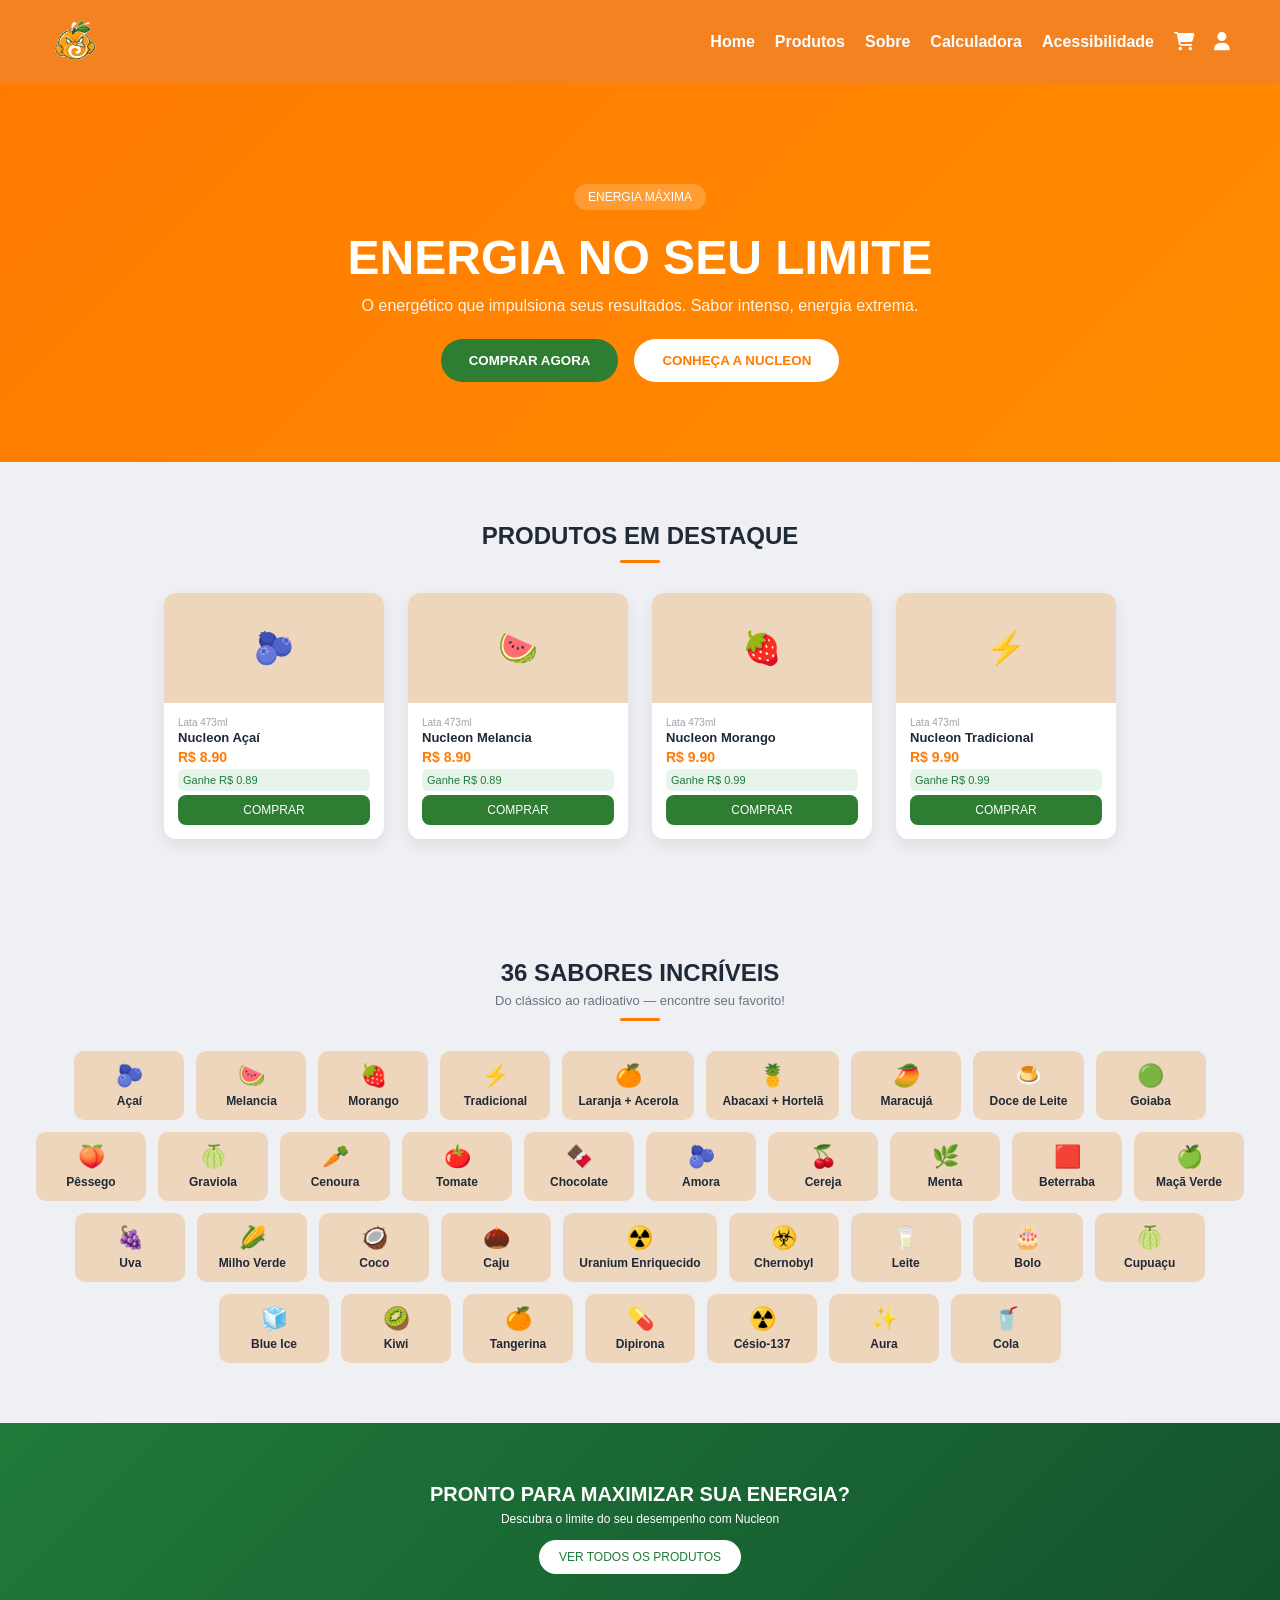
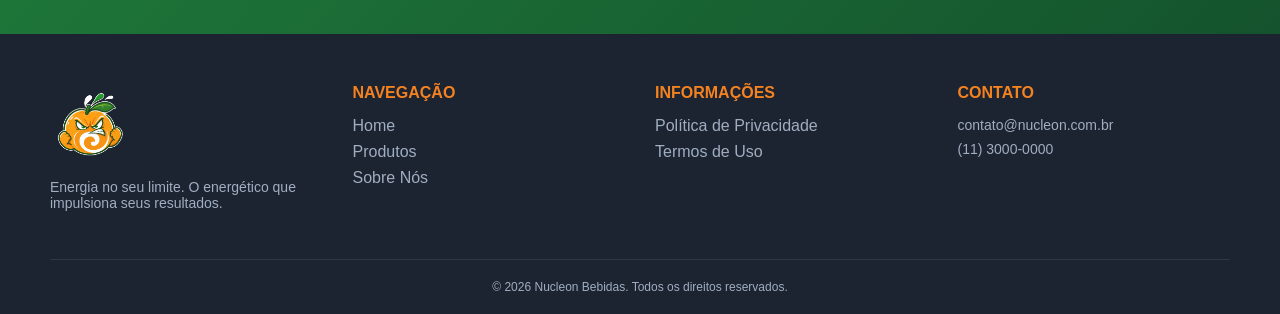
<file: index.html>
<!DOCTYPE html>
<html lang="pt-BR">

<head>
  <meta charset="UTF-8">
  <meta name="viewport" content="width=device-width, initial-scale=1.0">
  <title>Nucleon</title>

  <link rel="stylesheet" href="style.css">
  <link rel="stylesheet" href="styleIndex.css">
  <link href="https://fonts.googleapis.com/css2?family=Inter:wght@400;500;600;700&display=swap" rel="stylesheet">
  <link rel="stylesheet" href="https://cdnjs.cloudflare.com/ajax/libs/font-awesome/6.4.0/css/all.min.css">

</head>

<body>

  <!-- Topbar -->

  <header class="topbar">
    <div class="logo-container">
      <img src="images/logo.png" alt="Logo Nucleon" class="logo-img">
    </div>
    <nav class="nav-links">
      <a href="index.html">Home</a>
      <a href="produtos.html">Produtos</a>
      <a href="sobre.html">Sobre</a>
      <a href="calculadora.html">Calculadora</a>
      <a href="acessibilidade.html">Acessibilidade</a>
      <a href="carrinho.html"><button class="icon-btn"><i class="fa-solid fa-cart-shopping"></i></button></a>
      <a href="login.html"><button class="icon-btn"><i class="fa-solid fa-user"></i></button></a>
    </nav>
  </header>

  <!-- Main -->

  <section class="hero">
    <div class="hero-content">
      <span class="badge">ENERGIA MÁXIMA</span>
      <h1>ENERGIA NO SEU LIMITE</h1>
      <p>O energético que impulsiona seus resultados. Sabor intenso, energia extrema.</p>
      <div class="hero-buttons">
        <button class="btn-primary">COMPRAR AGORA</button>
        <button class="btn-secondary">CONHEÇA A NUCLEON</button>
      </div>
    </div>
  </section>

  
<section class="section">
  <div class="title">PRODUTOS EM DESTAQUE</div>
  <div class="line"></div>

  <div class="grid">
    <div class="card">
      <div class="card-top">🫐</div>
      <div class="card-body">
        <div class="small">Lata 473ml</div>
        <h4>Nucleon Açaí</h4>
        <div class="price">R$ 8.90</div>
        <div class="cash">Ganhe R$ 0.89</div>
        <button class="btn">COMPRAR</button>
      </div>
    </div>

    <div class="card">
      <div class="card-top">🍉</div>
      <div class="card-body">
        <div class="small">Lata 473ml</div>
        <h4>Nucleon Melancia</h4>
        <div class="price">R$ 8.90</div>
        <div class="cash">Ganhe R$ 0.89</div>
        <button class="btn">COMPRAR</button>
      </div>
    </div>

    <div class="card">
      <div class="card-top">🍓</div>
      <div class="card-body">
        <div class="small">Lata 473ml</div>
        <h4>Nucleon Morango</h4>
        <div class="price">R$ 9.90</div>
        <div class="cash">Ganhe R$ 0.99</div>
        <button class="btn">COMPRAR</button>
      </div>
    </div>

    <div class="card">
      <div class="card-top">⚡</div>
      <div class="card-body">
        <div class="small">Lata 473ml</div>
        <h4>Nucleon Tradicional</h4>
        <div class="price">R$ 9.90</div>
        <div class="cash">Ganhe R$ 0.99</div>
        <button class="btn">COMPRAR</button>
      </div>
    </div>
  </div>
</section>

  <section class="section">
  <div class="title">36 SABORES INCRÍVEIS</div>
  <div class="subtitle">Do clássico ao radioativo — encontre seu favorito!</div>
  <div class="line"></div>

  <div class="flavors">
    <div class="flavor"><span>🫐</span>Açaí</div>
    <div class="flavor"><span>🍉</span>Melancia</div>
    <div class="flavor"><span>🍓</span>Morango</div>
    <div class="flavor"><span>⚡</span>Tradicional</div>
    <div class="flavor"><span>🍊</span>Laranja + Acerola</div>
    <div class="flavor"><span>🍍</span>Abacaxi + Hortelã</div>
    <div class="flavor"><span>🥭</span>Maracujá</div>
    <div class="flavor"><span>🍮</span>Doce de Leite</div>
    <div class="flavor"><span>🟢</span>Goiaba</div>
    <div class="flavor"><span>🍑</span>Pêssego</div>
    <div class="flavor"><span>🍈</span>Graviola</div>
    <div class="flavor"><span>🥕</span>Cenoura</div>
    <div class="flavor"><span>🍅</span>Tomate</div>
    <div class="flavor"><span>🍫</span>Chocolate</div>
    <div class="flavor"><span>🫐</span>Amora</div>
    <div class="flavor"><span>🍒</span>Cereja</div>
    <div class="flavor"><span>🌿</span>Menta</div>
    <div class="flavor"><span>🟥</span>Beterraba</div>
    <div class="flavor"><span>🍏</span>Maçã Verde</div>
    <div class="flavor"><span>🍇</span>Uva</div>
    <div class="flavor"><span>🌽</span>Milho Verde</div>
    <div class="flavor"><span>🥥</span>Coco</div>
    <div class="flavor"><span>🌰</span>Caju</div>
    <div class="flavor"><span>☢️</span>Uranium Enriquecido</div>
    <div class="flavor"><span>☣️</span>Chernobyl</div>
    <div class="flavor"><span>🥛</span>Leite</div>
    <div class="flavor"><span>🎂</span>Bolo</div>
    <div class="flavor"><span>🍈</span>Cupuaçu</div>
    <div class="flavor"><span>🧊</span>Blue Ice</div>
    <div class="flavor"><span>🥝</span>Kiwi</div>
    <div class="flavor"><span>🍊</span>Tangerina</div>
    <div class="flavor"><span>💊</span>Dipirona</div>
    <div class="flavor"><span>☢️</span>Césio-137</div>
    <div class="flavor"><span>✨</span>Aura</div>
    <div class="flavor"><span>🥤</span>Cola</div>
  </div>
</section>

  <div class="cta">
    <h2>PRONTO PARA MAXIMIZAR SUA ENERGIA?</h2>
    <p>Descubra o limite do seu desempenho com Nucleon</p>
    <button>VER TODOS OS PRODUTOS</button>
  </div>
  <!-- Footer -->

  <footer class="site-footer">
    <div class="footer-grid">
      <div class="footer-col">
        <img src="images/logo.png" alt="Nucleon" class="footer-logo">
        <p>Energia no seu limite. O energético que impulsiona seus resultados.</p>
      </div>
      <div class="footer-col">
        <h4>NAVEGAÇÃO</h4>
        <a href="index.html">Home</a>
        <a href="produtos.html">Produtos</a>
        <a href="#">Sobre Nós</a>
      </div>
      <div class="footer-col">
        <h4>INFORMAÇÕES</h4>
        <a href="#">Política de Privacidade</a>
        <a href="#">Termos de Uso</a>
      </div>
      <div class="footer-col">
        <h4>CONTATO</h4>
        <p>contato@nucleon.com.br</p>
        <p>(11) 3000-0000</p>
      </div>
    </div>
    <div class="footer-bottom">
      <p>© 2026 Nucleon Bebidas. Todos os direitos reservados.</p>
    </div>
  </footer>

</body>

</html>
</file>
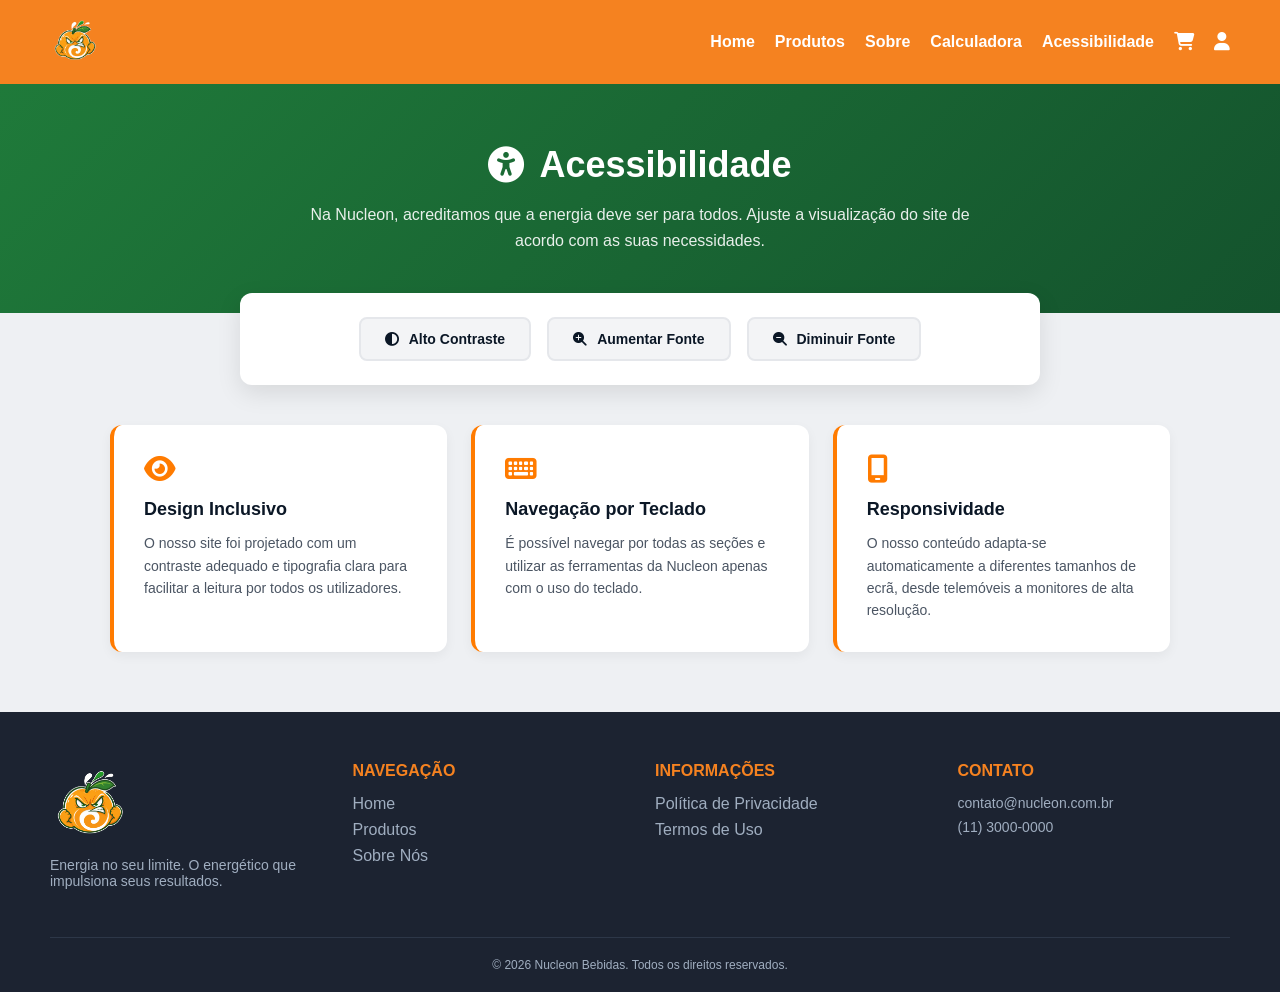
<file: acessibilidade.html>
<!DOCTYPE html>
<html lang="pt-br">

<head>
    <meta charset="UTF-8">
    <meta name="viewport" content="width=device-width, initial-scale=1.0">
    <title>Acessibilidade - Nucleon</title>
    <link href="https://fonts.googleapis.com/css2?family=Inter:wght@400;500;600;700;800&display=swap" rel="stylesheet">
    <link rel="stylesheet" href="style.css">
    <link rel="stylesheet" href="styleIndex.css">
    <link rel="stylesheet" href="styleAcessibilidade.css">
    <link rel="stylesheet" href="https://cdnjs.cloudflare.com/ajax/libs/font-awesome/6.4.0/css/all.min.css">
</head>

<body>
    <!-- Topbar -->
    <header class="topbar">
        <div class="logo-container">
            <img src="images/logo.png" alt="Logo Nucleon" class="logo-img">
        </div>
        <nav class="nav-links">
            <a href="index.html">Home</a>
            <a href="produtos.html">Produtos</a>
            <a href="sobre.html">Sobre</a>
            <a href="calculadora.html">Calculadora</a>
            <a href="acessibilidade.html">Acessibilidade</a>
            <a href="#"><button class="icon-btn" aria-label="Carrinho"><i class="fa-solid fa-cart-shopping"></i></button></a>
            <a href="login.html"><button class="icon-btn" aria-label="Login"><i class="fa-solid fa-user"></i></button></a>
        </nav>
    </header>

    <main>
        <section class="acessibilidade-hero">
            <h1><i class="fa-solid fa-universal-access"></i> Acessibilidade</h1>
            <p>Na Nucleon, acreditamos que a energia deve ser para todos. Ajuste a visualização do site de acordo com as suas necessidades.</p>
        </section>

        <!-- Painel de Ferramentas -->
        <div class="tools-panel">
            <button class="tool-btn" id="btn-contraste">
                <i class="fa-solid fa-circle-half-stroke"></i> Alto Contraste
            </button>
            <button class="tool-btn" id="btn-aumentar">
                <i class="fa-solid fa-magnifying-glass-plus"></i> Aumentar Fonte
            </button>
            <button class="tool-btn" id="btn-diminuir">
                <i class="fa-solid fa-magnifying-glass-minus"></i> Diminuir Fonte
            </button>
        </div>

        <!-- Informações -->
        <div class="info-grid">
            <div class="info-card">
                <i class="fa-solid fa-eye"></i>
                <h3>Design Inclusivo</h3>
                <p>O nosso site foi projetado com um contraste adequado e tipografia clara para facilitar a leitura por todos os utilizadores.</p>
            </div>
            <div class="info-card">
                <i class="fa-solid fa-keyboard"></i>
                <h3>Navegação por Teclado</h3>
                <p>É possível navegar por todas as seções e utilizar as ferramentas da Nucleon apenas com o uso do teclado.</p>
            </div>
            <div class="info-card">
                <i class="fa-solid fa-mobile-screen"></i>
                <h3>Responsividade</h3>
                <p>O nosso conteúdo adapta-se automaticamente a diferentes tamanhos de ecrã, desde telemóveis a monitores de alta resolução.</p>
            </div>
        </div>
    </main>

    <!-- Footer -->
    <footer class="site-footer">
        <div class="footer-grid">
            <div class="footer-col">
                <img src="images/logo.png" alt="Nucleon" class="footer-logo">
                <p>Energia no seu limite. O energético que impulsiona seus resultados.</p>
            </div>
            <div class="footer-col">
                <h4>NAVEGAÇÃO</h4>
                <a href="index.html">Home</a>
                <a href="produtos.html">Produtos</a>
                <a href="sobre.html">Sobre Nós</a>
            </div>
            <div class="footer-col">
                <h4>INFORMAÇÕES</h4>
                <a href="#">Política de Privacidade</a>
                <a href="#">Termos de Uso</a>
            </div>
            <div class="footer-col">
                <h4>CONTATO</h4>
                <p>contato@nucleon.com.br</p>
                <p>(11) 3000-0000</p>
            </div>
        </div>
        <div class="footer-bottom">
            <p>© 2026 Nucleon Bebidas. Todos os direitos reservados.</p>
        </div>
    </footer>

    <!-- Lógica das ferramentas de acessibilidade -->
    <script>
        const btnContraste = document.getElementById('btn-contraste');
        const btnAumentar = document.getElementById('btn-aumentar');
        const btnDiminuir = document.getElementById('btn-diminuir');
        let fontSize = 100;

        // Alternar modo de alto contraste
        btnContraste.addEventListener('click', () => {
            document.body.classList.toggle('modo-alto-contraste');
            btnContraste.classList.toggle('active');
        });

        // Aumentar o tamanho da fonte global
        btnAumentar.addEventListener('click', () => {
            if (fontSize < 150) {
                fontSize += 10;
                document.documentElement.style.fontSize = fontSize + '%';
            }
        });

        // Diminuir o tamanho da fonte global
        btnDiminuir.addEventListener('click', () => {
            if (fontSize > 80) {
                fontSize -= 10;
                document.documentElement.style.fontSize = fontSize + '%';
            }
        });
    </script>
</body>

</html>
</file>
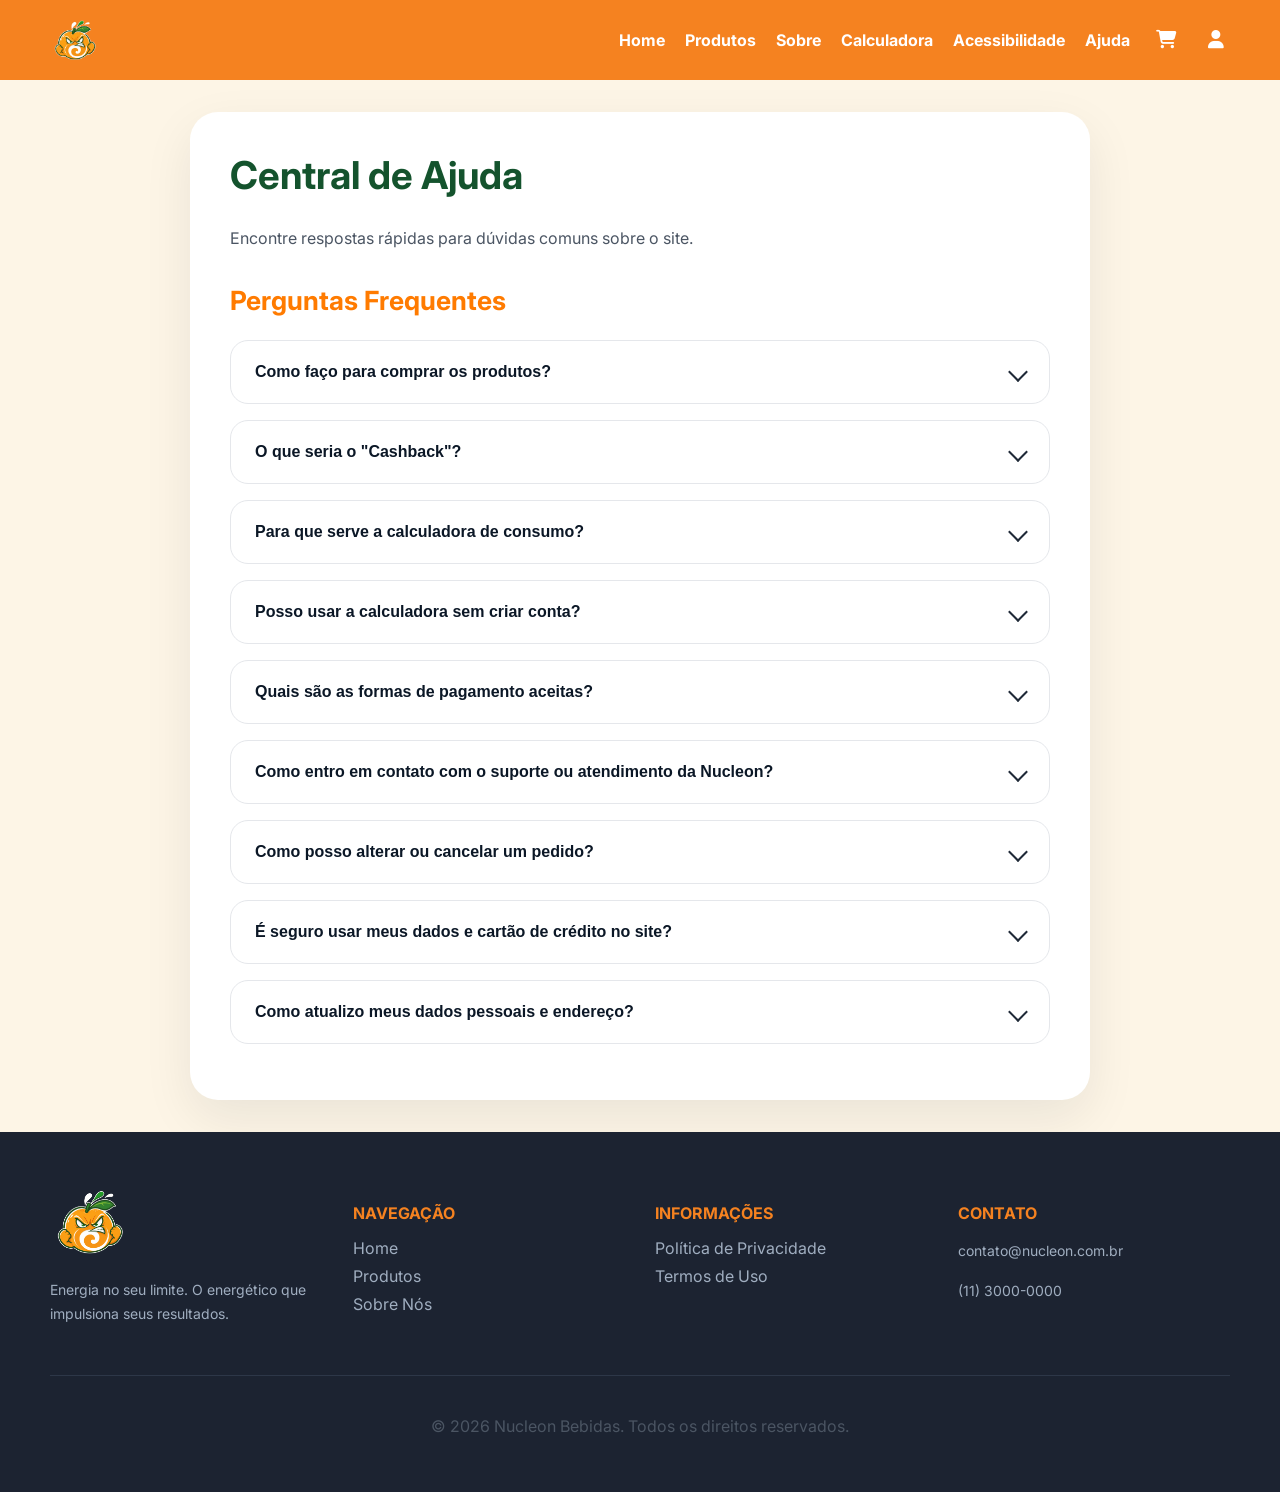
<file: ajuda.html>
<!DOCTYPE html>
<html lang="pt-br">
<head>
    <meta charset="UTF-8">
    <meta name="viewport" content="width=device-width, initial-scale=1.0">
    <title>Central de Ajuda</title>
    <link rel="stylesheet" href="styleAjuda.css">
    <link href="https://fonts.googleapis.com/css2?family=Inter:wght@400;500;600;700&display=swap" rel="stylesheet">
    <link rel="stylesheet" href="https://cdnjs.cloudflare.com/ajax/libs/font-awesome/6.4.0/css/all.min.css">
</head>
<body>


    <header class="topbar">
        <div class="logo-container">
            <img src="logo.png" alt="Logo Nucleon" class="logo-img">
        </div>
        <nav class="nav-links">
            <a href="index.html">Home</a>
            <a href="#">Produtos</a>
            <a href="sobre.html">Sobre</a>
            <a href="calculadora.html">Calculadora</a>
            <a href="acessibilidade.html">Acessibilidade</a>
            <a href="ajuda.html">Ajuda</a>
            <a href="#"><button class="icon-btn"><i class="fa-solid fa-cart-shopping"></i></button></a>
            <a href="login.html"><button class="icon-btn"><i class="fa-solid fa-user"></i></button></a>
        </nav>
    </header>



    <div class="container">
        <h1>Central de Ajuda</h1>
        <p>Encontre respostas rápidas para dúvidas comuns sobre o site.</p>
        <section class="faq" aria-label="Perguntas frequentes">
            <h2>Perguntas Frequentes</h2>

             <div class="faq-item">
                <button class="faq-question" aria-expanded="false">
                   Como faço para comprar os produtos?
                    <span class="chev" aria-hidden="true"></span>
                </button>
                <div class="faq-answer" hidden>
                    Para comprar os produtos, basta navegar pela nossa vitrine de produtos, escolher o seu sabor favorito e clicar no botão "Comprar" para iniciar o pedido.
                </div>
            </div>


            <div class="faq-item">
                <button class="faq-question" aria-expanded="false">
                    O que seria o "Cashback"?
                    <span class="chev" aria-hidden="true"></span>
                </button>
                <div class="faq-answer" hidden>
                    Na prática, toda vez que você compra um energético que possui o selo cashback, uma porcentagem do valor da compra é reembolsada, em forma de desconto para futuras compras.
                </div>
            </div>

            <div class="faq-item">
                <button class="faq-question" aria-expanded="false">
                    Para que serve a calculadora de consumo?
                    <span class="chev" aria-hidden="true"></span>
                </button>
                <div class="faq-answer" hidden>
                    Ajuda a você ter um controle melhor do seu consumo de cafeína e a descobrir o seu IMC (Índice de Massa Corporal).
                </div>
            </div>

            <div class="faq-item">
                <button class="faq-question" aria-expanded="false">
                   Posso usar a calculadora sem criar conta?
                    <span class="chev" aria-hidden="true"></span>
                </button>
                <div class="faq-answer" hidden>
                    Sim - a maioria das ferramentas básicas estão disponíveis sem cadastro. Mas para fazer a compra dos produtos, é preciso criar uma conta.
                </div>
            </div>

            <div class="faq-item">
                <button class="faq-question" aria-expanded="false">
                    Quais são as formas de pagamento aceitas?
                    <span class="chev" aria-hidden="true"></span>
                </button>
                <div class="faq-answer" hidden>
                    Aceitamos os seguintes métodos de pagamento: cartão de crédito, cartão de débito e pix.
                </div>
            </div>

            <div class="faq-item">
                <button class="faq-question" aria-expanded="false">
                    Como entro em contato com o suporte ou atendimento da Nucleon?
                    <span class="chev" aria-hidden="true"></span>
                </button>
                <div class="faq-answer" hidden>
                    Se tiver dúvidas ou precisar de ajuda, pode nos contatar através dos canais oficiais: <br> E-mail: contato@nucleon.com.br<br> Telefone: (11) 3000-0000
                </div>
            </div>

            <div class="faq-item">
                <button class="faq-question" aria-expanded="false">
                    Como posso alterar ou cancelar um pedido?
                    <span class="chev" aria-hidden="true"></span>
                </button>
                <div class="faq-answer" hidden>
                    Para alterar ou cancelar um pedido, entre em contato com o suporte o quanto antes informando o número do pedido. Cancelamentos só são possíveis antes do envio.
                </div>
            </div>

            <div class="faq-item">
                <button class="faq-question" aria-expanded="false">
                    É seguro usar meus dados e cartão de crédito no site?
                    <span class="chev" aria-hidden="true"></span>
                </button>
                <div class="faq-answer" hidden>
                    Sim. Utilizamos conexões seguras (HTTPS) e criptografia para proteger seus dados. Nunca compartilhamos informações de pagamento com terceiros.
                </div>
            </div>

            <div class="faq-item">
                <button class="faq-question" aria-expanded="false">
                    Como atualizo meus dados pessoais e endereço?
                    <span class="chev" aria-hidden="true"></span>
                </button>
                <div class="faq-answer" hidden>
                    Acesse sua conta, vá em "Meu Perfil" e edite os dados desejados. Salve as alterações no final para que sejam aplicadas.
                </div>
            </div>

        </section>
        
    </div>
    <script src="ajuda.js" defer></script>


    <footer class="site-footer">
    <div class="footer-grid">
      <div class="footer-col">
        <img src="logo.png" alt="Nucleon" class="footer-logo">
        <p>Energia no seu limite. O energético que impulsiona seus resultados.</p>
      </div>
      <div class="footer-col">
        <h4>NAVEGAÇÃO</h4>
        <a href="index.html">Home</a>
        <a href="#">Produtos</a>
        <a href="#">Sobre Nós</a>
      </div>
      <div class="footer-col">
        <h4>INFORMAÇÕES</h4>
        <a href="#">Política de Privacidade</a>
        <a href="#">Termos de Uso</a>
      </div>
      <div class="footer-col">
        <h4>CONTATO</h4>
        <p>contato@nucleon.com.br</p>
        <p>(11) 3000-0000</p>
      </div>
    </div>
    <div class="footer-bottom">
      <p>© 2026 Nucleon Bebidas. Todos os direitos reservados.</p>
    </div>
  </footer>
    
</body>
</html>
</file>
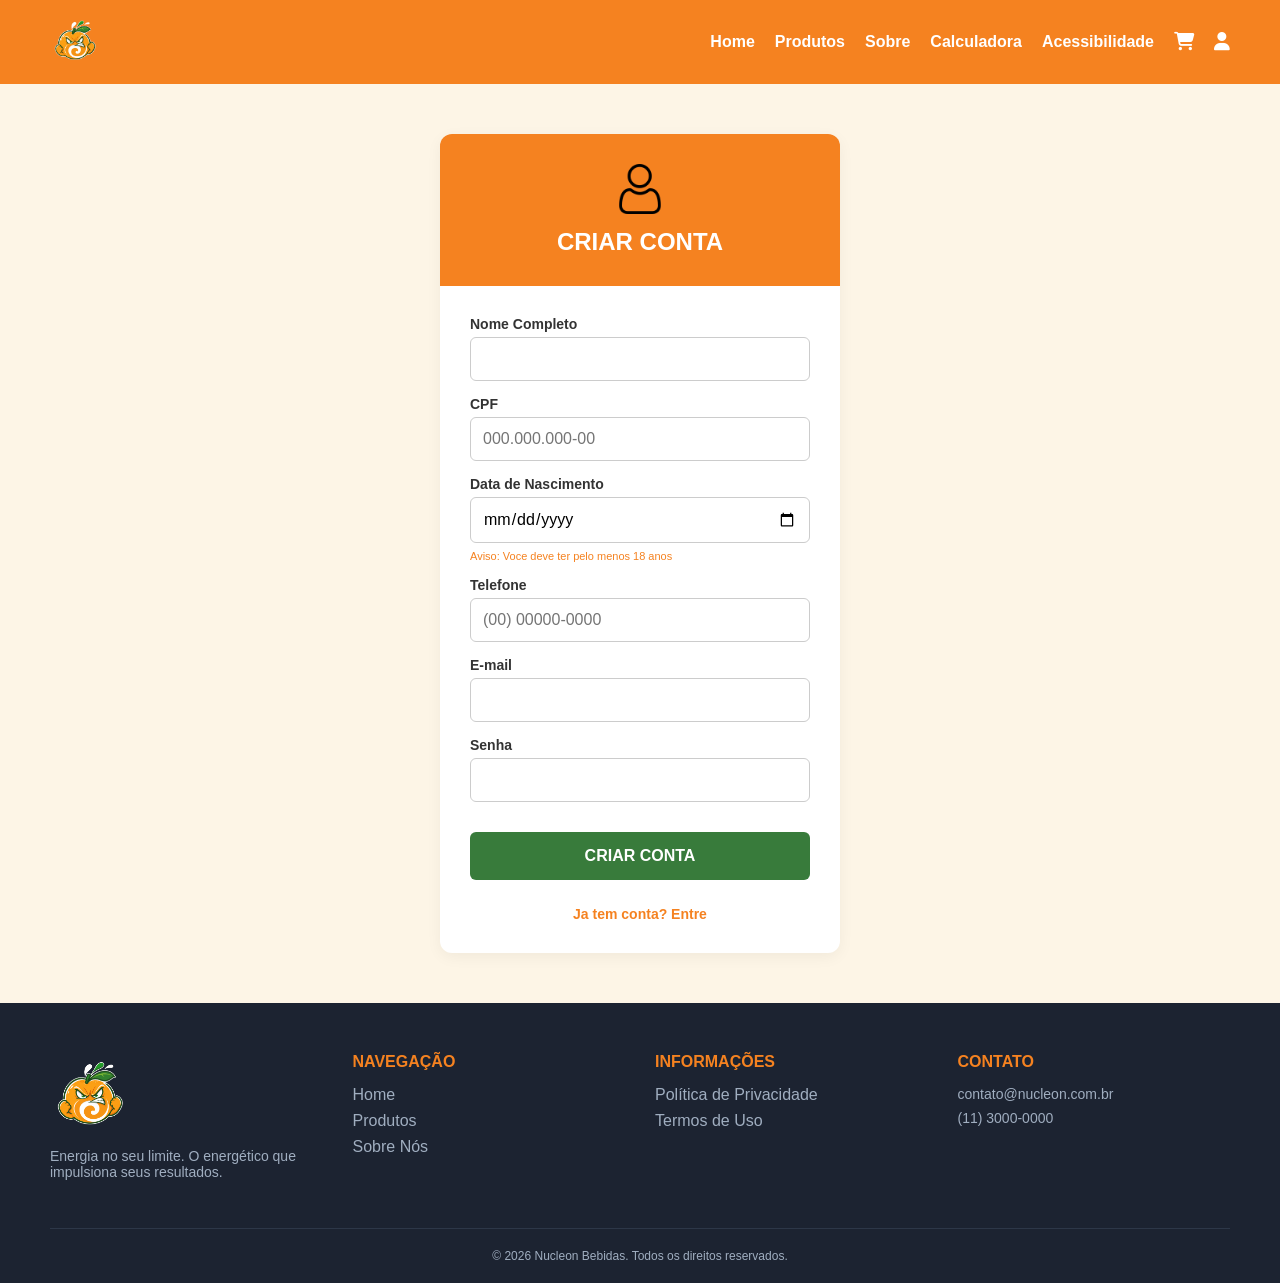
<file: cadastro.html>
<!DOCTYPE html>
<html lang="pt-br">

<head>
    <meta charset="UTF-8">
    <meta name="viewport" content="width=device-width, initial-scale=1.0">
    <title>Página de Login</title>
    <link rel="stylesheet" href="style.css">
    <link rel="stylesheet" href="styleLogin.css">
    <link rel="stylesheet" href="https://cdnjs.cloudflare.com/ajax/libs/font-awesome/6.4.0/css/all.min.css">
</head>

<body>
    <!-- Topbar -->

    <header class="topbar">
        <div class="logo-container">
            <img src="images/logo.png" alt="Logo Nucleon" class="logo-img">
        </div>
        <nav class="nav-links">
            <a href="index.html">Home</a>
            <a href="produtos.html">Produtos</a>
            <a href="sobre.html">Sobre</a>
            <a href="calculadora.html">Calculadora</a>
            <a href="acessibilidade.html">Acessibilidade</a>
            <a href="carrinho.html"><button class="icon-btn"><i class="fa-solid fa-cart-shopping"></i></button></a>
            <a href="login.html"><button class="icon-btn"><i class="fa-solid fa-user"></i></button></a>
        </nav>
    </header>

    <!-- Conteudo -->

    <main class="auth-container">
        <div class="auth-card">
            <div class="auth-header">
                <!-- Insira o caminho para a sua imagem de icone -->
                <img src="images/icone-usuario.png" alt="Icone de Usuario" class="auth-icon">
                <h2>CRIAR CONTA</h2>
            </div>

            <form class="auth-form">
                <div class="input-group">
                    <label for="nome">Nome Completo</label>
                    <input type="text" id="nome" name="nome" required>
                </div>

                <div class="input-group">
                    <label for="cpf">CPF</label>
                    <input type="text" id="cpf" name="cpf" placeholder="000.000.000-00" required>
                </div>

                <div class="input-group">
                    <label for="nascimento">Data de Nascimento</label>
                    <input type="date" id="nascimento" name="nascimento" required>
                    <span class="warning-text">Aviso: Voce deve ter pelo menos 18 anos</span>
                </div>

                <div class="input-group">
                    <label for="telefone">Telefone</label>
                    <input type="tel" id="telefone" name="telefone" placeholder="(00) 00000-0000" required>
                </div>

                <div class="input-group">
                    <label for="email">E-mail</label>
                    <input type="email" id="email" name="email" required>
                </div>

                <div class="input-group">
                    <label for="senha">Senha</label>
                    <input type="password" id="senha" name="senha" required>
                </div>

                <button type="submit" class="btn-submit">CRIAR CONTA</button>

                <div class="auth-links">
                    <a href="login.html">Ja tem conta? Entre</a>
                </div>
            </form>
        </div>
    </main>

    <!-- Footer -->

    <footer class="site-footer">
        <div class="footer-grid">
            <div class="footer-col">
                <img src="images/logo.png" alt="Nucleon" class="footer-logo">
                <p>Energia no seu limite. O energético que impulsiona seus resultados.</p>
            </div>
            <div class="footer-col">
                <h4>NAVEGAÇÃO</h4>
                <a href="index.html">Home</a>
                <a href="produtos.html">Produtos</a>
                <a href="#">Sobre Nós</a>
            </div>
            <div class="footer-col">
                <h4>INFORMAÇÕES</h4>
                <a href="#">Política de Privacidade</a>
                <a href="#">Termos de Uso</a>
            </div>
            <div class="footer-col">
                <h4>CONTATO</h4>
                <p>contato@nucleon.com.br</p>
                <p>(11) 3000-0000</p>
            </div>
        </div>
        <div class="footer-bottom">
            <p>© 2026 Nucleon Bebidas. Todos os direitos reservados.</p>
        </div>
    </footer>
</body>

</html>
</file>
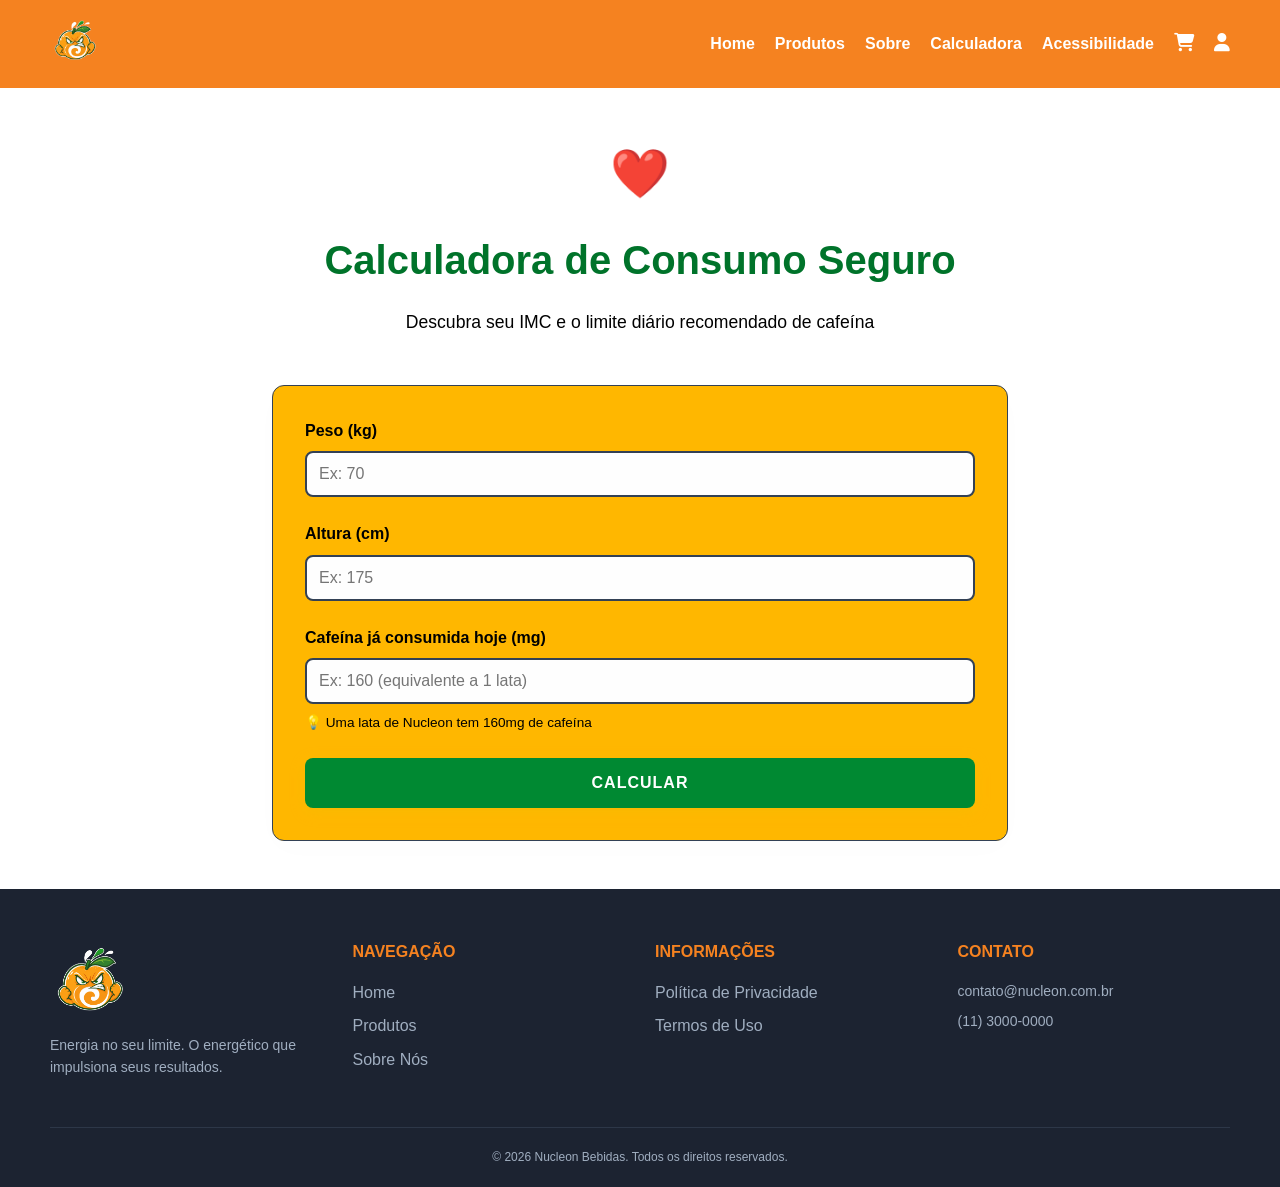
<file: calculadora.html>
<!DOCTYPE html>
<html lang="pt-br">

<head>
    <meta charset="UTF-8">
    <meta name="viewport" content="width=device-width, initial-scale=1.0">
    <title>Nucleon - Calculadora de Consumo</title>
    <link rel="stylesheet" href="styleCalc.css">
    <link rel="stylesheet" href="style.css">
    <link rel="stylesheet" href="https://cdnjs.cloudflare.com/ajax/libs/font-awesome/6.4.0/css/all.min.css">
</head>

<body>

    <header class="topbar">
        <div class="logo-container">
            <img src="images/logo.png" alt="Logo Nucleon" class="logo-img">
        </div>
        <nav class="nav-links">
            <a href="index.html">Home</a>
            <a href="produtos.html">Produtos</a>
            <a href="sobre.html">Sobre</a>
            <a href="calculadora.html">Calculadora</a>
            <a href="acessibilidade.html">Acessibilidade</a>
            <a href="carrinho.html"><button class="icon-btn"><i class="fa-solid fa-cart-shopping"></i></button></a>
            <a href="login.html"><button class="icon-btn"><i class="fa-solid fa-user"></i></button></a>
        </nav>
    </header>

    <main class="content">
        <div class="hero-section">
            <div class="heart-icon">❤️</div>
            <h1>Calculadora de Consumo Seguro</h1>
            <p class="subtitle">Descubra seu IMC e o limite diário recomendado de cafeína</p>
        </div>

        <section class="calculator-card">
            <div class="input-group">
                <label for="peso">Peso (kg)</label>
                <input type="number" id="peso" placeholder="Ex: 70">
            </div>

            <div class="input-group">
                <label for="altura">Altura (cm)</label>
                <input type="number" id="altura" placeholder="Ex: 175">
            </div>

            <div class="input-group full-width">
                <label for="cafeina">Cafeína já consumida hoje (mg)</label>
                <input type="number" id="cafeina" placeholder="Ex: 160 (equivalente a 1 lata)">
                <span class="hint">💡 Uma lata de Nucleon tem 160mg de cafeína</span>
            </div>

            <button class="btn-calculate">CALCULAR</button>

            <div class="results-container" id="results" style="display: none;">
                <div class="result-item">
                    <h3>Seu IMC</h3>
                    <p class="result-value" id="imc-value">--</p>
                </div>
                <div class="result-item">
                    <h3>Limite Diário de Cafeína</h3>
                    <p class="result-value" id="limite-cafeina">--</p>
                </div>
                <div class="result-item">
                    <h3>Consumo Restante Hoje</h3>
                    <p class="result-value" id="consumo-restante">--</p>
                </div>
            </div>
        </section>
    </main>

    <footer class="site-footer">
        <div class="footer-grid">
            <div class="footer-col">
                <img src="images/logo.png" alt="Nucleon" class="footer-logo">
                <p>Energia no seu limite. O energético que impulsiona seus resultados.</p>
            </div>
            <div class="footer-col">
                <h4>NAVEGAÇÃO</h4>
                <a href="index.html">Home</a>
                <a href="produtos.html">Produtos</a>
                <a href="#">Sobre Nós</a>
            </div>
            <div class="footer-col">
                <h4>INFORMAÇÕES</h4>
                <a href="#">Política de Privacidade</a>
                <a href="#">Termos de Uso</a>
            </div>
            <div class="footer-col">
                <h4>CONTATO</h4>
                <p>contato@nucleon.com.br</p>
                <p>(11) 3000-0000</p>
            </div>
        </div>
        <div class="footer-bottom">
            <p>© 2026 Nucleon Bebidas. Todos os direitos reservados.</p>
        </div>
    </footer>

    <script src="scripts.js"></script>
</body>

</html>
</file>
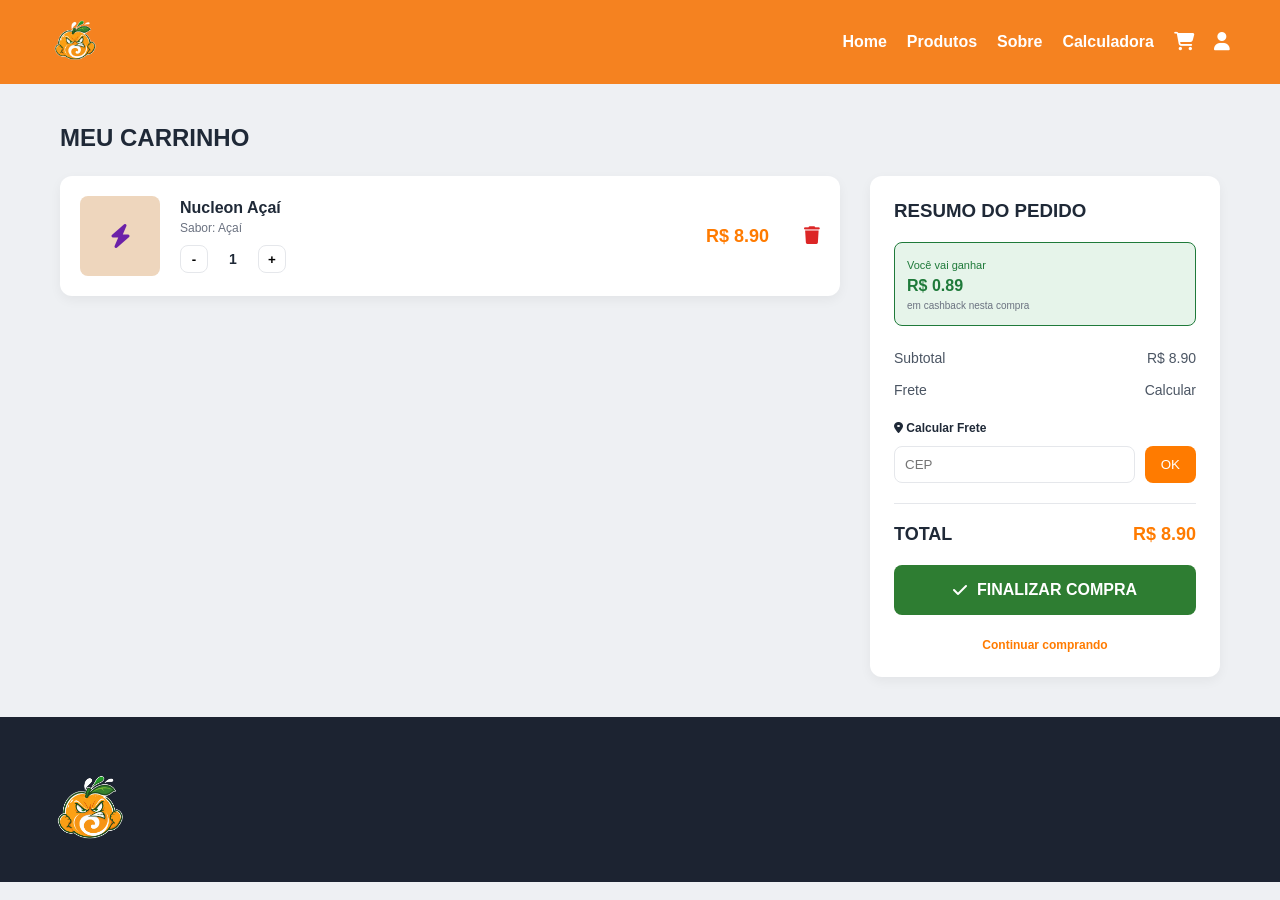
<file: carrinho.html>
<!DOCTYPE html>
<html lang="pt-BR">
<head>
  <meta charset="UTF-8">
  <meta name="viewport" content="width=device-width, initial-scale=1.0">
  <title>Meu Carrinho - Nucleon</title>
  <link rel="stylesheet" href="style.css">
  <link rel="stylesheet" href="styleIndex.css">
  <link rel="stylesheet" href="loja.css">
  <link href="https://fonts.googleapis.com/css2?family=Inter:wght@400;500;600;700&display=swap" rel="stylesheet">
  <link rel="stylesheet" href="https://cdnjs.cloudflare.com/ajax/libs/font-awesome/6.4.0/css/all.min.css">
</head>
<body>
  <header class="topbar">
    <div class="logo-container">
      <img src="images/logo.png" alt="Logo Nucleon" class="logo-img">
    </div>
    <nav class="nav-links">
      <a href="index.html">Home</a>
      <a href="produtos.html">Produtos</a>
      <a href="sobre.html">Sobre</a>
      <a href="calculadora.html">Calculadora</a>
      <a href="carrinho.html"><button class="icon-btn"><i class="fa-solid fa-cart-shopping"></i></button></a>
      <a href="login.html"><button class="icon-btn"><i class="fa-solid fa-user"></i></button></a>
    </nav>
  </header>

  <main class="container-loja">
    <h2 style="margin-bottom: 24px;">MEU CARRINHO</h2>
    
    <div class="grid-carrinho">
      
      <!-- Lista de Itens no Carrinho -->
      <div class="lista-itens">
        <div class="carrinho-item">
          <div class="carrinho-img"><i class="fa-solid fa-bolt" style="color: #6b21a8;"></i></div>
          <div class="carrinho-info">
            <h4>Nucleon Açaí</h4>
            <p>Sabor: Açaí</p>
            <div class="controle-qtd" style="margin-bottom: 0;">
              <button class="qtd-btn" style="width: 28px; height: 28px;">-</button>
              <span style="font-weight: 600; width: 20px; text-align: center; font-size: 14px;">1</span>
              <button class="qtd-btn" style="width: 28px; height: 28px;">+</button>
            </div>
          </div>
          <div style="font-weight: 700; color: var(--orange, #FF7B00); font-size: 18px;">
            R$ 8.90
          </div>
          <button style="background: none; border: none; color: #dc2626; cursor: pointer; font-size: 18px; margin-left: 15px;">
            <i class="fa-solid fa-trash"></i>
          </button>
        </div>
      </div>

      <!-- Resumo do Pedido -->
      <div class="resumo-pedido">
        <h3 style="margin-bottom: 20px;">RESUMO DO PEDIDO</h3>
        
        <div class="cashback-box" style="padding: 12px;">
          <span style="font-size: 11px; color: #1F7A3A;">Você vai ganhar</span>
          <strong style="font-size: 16px;">R$ 0.89</strong>
          <span style="font-size: 10px; color: #6b7280;">em cashback nesta compra</span>
        </div>

        <div class="linha-resumo">
          <span>Subtotal</span>
          <span>R$ 8.90</span>
        </div>
        <div class="linha-resumo">
          <span>Frete</span>
          <span>Calcular</span>
        </div>

        <div style="margin: 20px 0;">
            <span style="font-size: 12px; font-weight: 600;"><i class="fa-solid fa-location-dot"></i> Calcular Frete</span>
            <div class="input-cep">
                <input type="text" placeholder="CEP">
                <button type="button">OK</button>
            </div>
        </div>

        <div class="linha-total">
          <span>TOTAL</span>
          <span style="color: var(--orange, #FF7B00);">R$ 8.90</span>
        </div>

        <button class="btn-comprar-grande"><i class="fa-solid fa-check"></i> FINALIZAR COMPRA</button>
        <div style="text-align: center; margin-top: 15px;">
            <a href="produtos.html" style="color: var(--orange, #FF7B00); font-size: 12px; text-decoration: none; font-weight: 600;">Continuar comprando</a>
        </div>
      </div>

    </div>
  </main>

  <footer class="site-footer">
    <div class="footer-grid">
      <div class="footer-col">
        <img src="images/logo.png" alt="Nucleon" class="footer-logo">
      </div>
    </div>
  </footer>
</body>
</html>
</file>
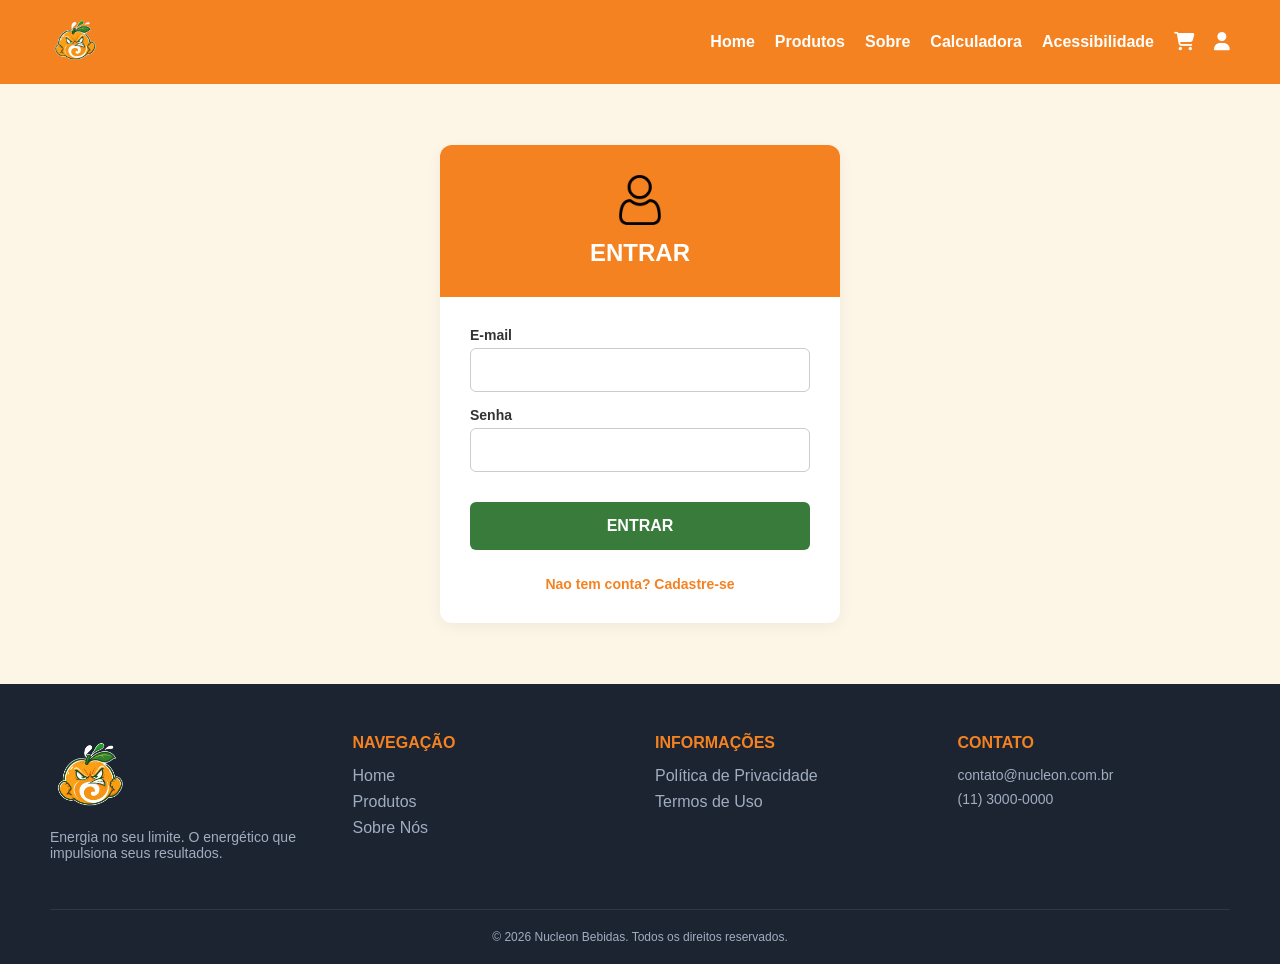
<file: login.html>
<!DOCTYPE html>
<html lang="pt-br">

<head>
    <meta charset="UTF-8">
    <meta name="viewport" content="width=device-width, initial-scale=1.0">
    <title>Página de Login</title>
    <link rel="stylesheet" href="style.css">
    <link rel="stylesheet" href="styleLogin.css">
    <link rel="stylesheet" href="https://cdnjs.cloudflare.com/ajax/libs/font-awesome/6.4.0/css/all.min.css">
</head>

<body>
    <!-- Topbar -->

    <header class="topbar">
        <div class="logo-container">
            <img src="images/logo.png" alt="Logo Nucleon" class="logo-img">
        </div>
        <nav class="nav-links">
            <a href="index.html">Home</a>
            <a href="produtos.html">Produtos</a>
            <a href="sobre.html">Sobre</a>
            <a href="calculadora.html">Calculadora</a>
            <a href="acessibilidade.html">Acessibilidade</a>
            <a href="carrinho.html"><button class="icon-btn"><i class="fa-solid fa-cart-shopping"></i></button></a>
            <a href="login.html"><button class="icon-btn"><i class="fa-solid fa-user"></i></button></a>
        </nav>
    </header>


    <!-- Conteudo -->

    <main class="auth-container">
        <div class="auth-card">
            <div class="auth-header">
                <img src="images/icone-usuario.png" alt="Icone de Usuario" class="auth-icon">
                <h2>ENTRAR</h2>
            </div>

            <form class="auth-form">
                <div class="input-group">
                    <label for="email">E-mail</label>
                    <input type="email" id="email" name="email" required>
                </div>

                <div class="input-group">
                    <label for="senha">Senha</label>
                    <input type="password" id="senha" name="senha" required>
                </div>

                <button type="submit" class="btn-submit">ENTRAR</button>

                <div class="auth-links">
                    <a href="cadastro.html">Nao tem conta? Cadastre-se</a>
                </div>
            </form>
        </div>
    </main>

    <!-- Footer -->

    <!-- Footer -->

    <footer class="site-footer">
        <div class="footer-grid">
            <div class="footer-col">
                <img src="images/logo.png" alt="Nucleon" class="footer-logo">
                <p>Energia no seu limite. O energético que impulsiona seus resultados.</p>
            </div>
            <div class="footer-col">
                <h4>NAVEGAÇÃO</h4>
                <a href="index.html">Home</a>
                <a href="produtos.html">Produtos</a>
                <a href="#">Sobre Nós</a>
            </div>
            <div class="footer-col">
                <h4>INFORMAÇÕES</h4>
                <a href="#">Política de Privacidade</a>
                <a href="#">Termos de Uso</a>
            </div>
            <div class="footer-col">
                <h4>CONTATO</h4>
                <p>contato@nucleon.com.br</p>
                <p>(11) 3000-0000</p>
            </div>
        </div>
        <div class="footer-bottom">
            <p>© 2026 Nucleon Bebidas. Todos os direitos reservados.</p>
        </div>
    </footer>
</body>

</html>
</file>
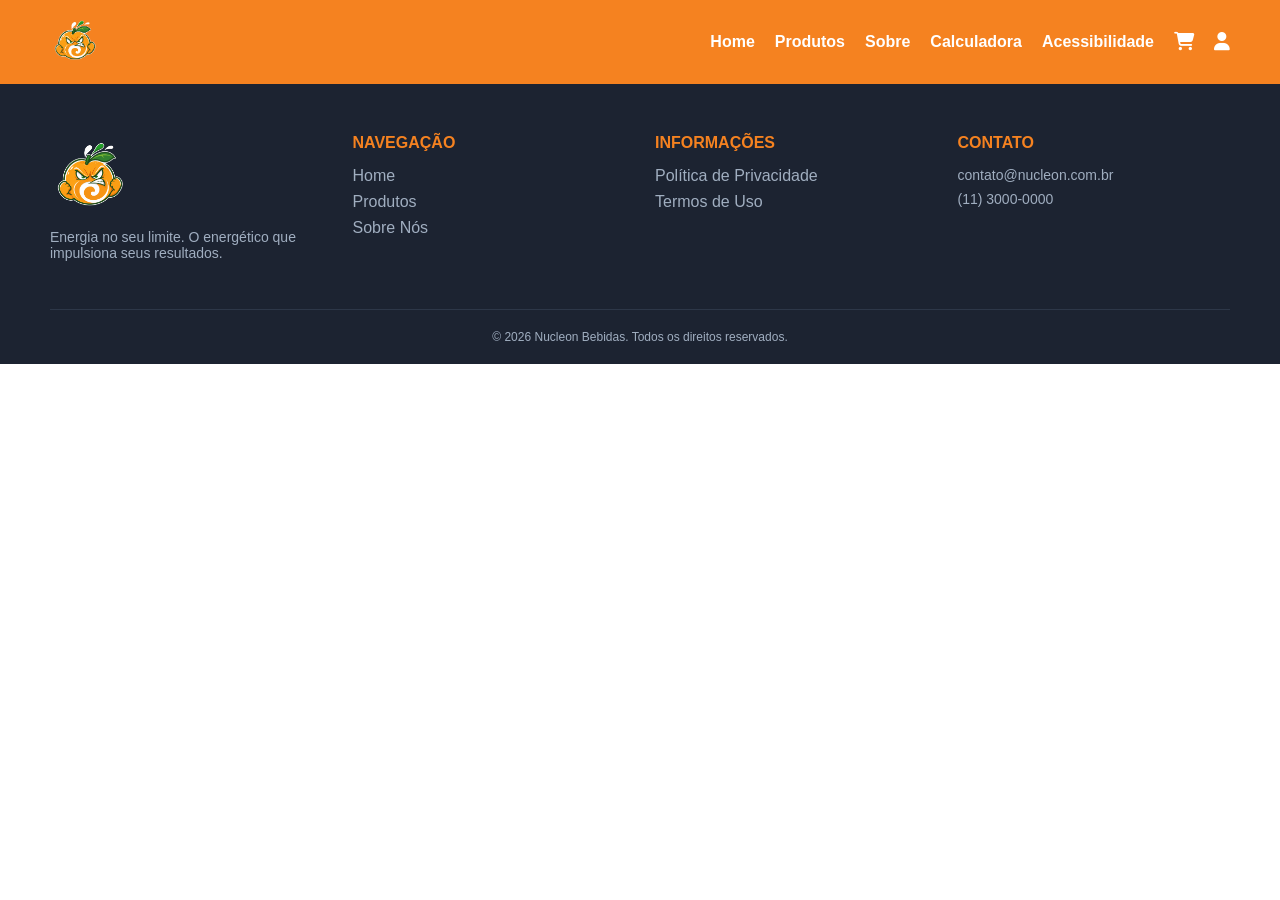
<file: padraoSite.html>
<!DOCTYPE html>
<html lang="pt-br">

<head>
    <meta charset="UTF-8">
    <meta name="viewport" content="width=device-width, initial-scale=1.0">
    <title>Página de Login</title>
    <link rel="stylesheet" href="style.css">
    <link rel="stylesheet" href="https://cdnjs.cloudflare.com/ajax/libs/font-awesome/6.4.0/css/all.min.css">
</head>

<body>
    <!-- Topbar -->

    <header class="topbar">
        <div class="logo-container">
            <img src="images/logo.png" alt="Logo Nucleon" class="logo-img">
        </div>
        <nav class="nav-links">
            <a href="index.html">Home</a>
            <a href="produtos.html">Produtos</a>
            <a href="sobre.html">Sobre</a>
            <a href="calculadora.html">Calculadora</a>
            <a href="acessibilidade.html">Acessibilidade</a>
            <a href="carrinho.html"><button class="icon-btn"><i class="fa-solid fa-cart-shopping"></i></button></a>
            <a href="login.html"><button class="icon-btn"><i class="fa-solid fa-user"></i></button></a>
        </nav>
    </header>

    <!-- Conteudo -->
    <main>

    </main>

    <!-- Footer -->

    <footer class="site-footer">
        <div class="footer-grid">
            <div class="footer-col">
                <img src="images/logo.png" alt="Nucleon" class="footer-logo">
                <p>Energia no seu limite. O energético que impulsiona seus resultados.</p>
            </div>
            <div class="footer-col">
                <h4>NAVEGAÇÃO</h4>
                <a href="index.html">Home</a>
                <a href="produtos.html">Produtos</a>
                <a href="sobre.html">Sobre Nós</a>
            </div>
            <div class="footer-col">
                <h4>INFORMAÇÕES</h4>
                <a href="#">Política de Privacidade</a>
                <a href="#">Termos de Uso</a>
            </div>
            <div class="footer-col">
                <h4>CONTATO</h4>
                <p>contato@nucleon.com.br</p>
                <p>(11) 3000-0000</p>
            </div>
        </div>
        <div class="footer-bottom">
            <p>© 2026 Nucleon Bebidas. Todos os direitos reservados.</p>
        </div>
    </footer>
</body>

</html>
</file>
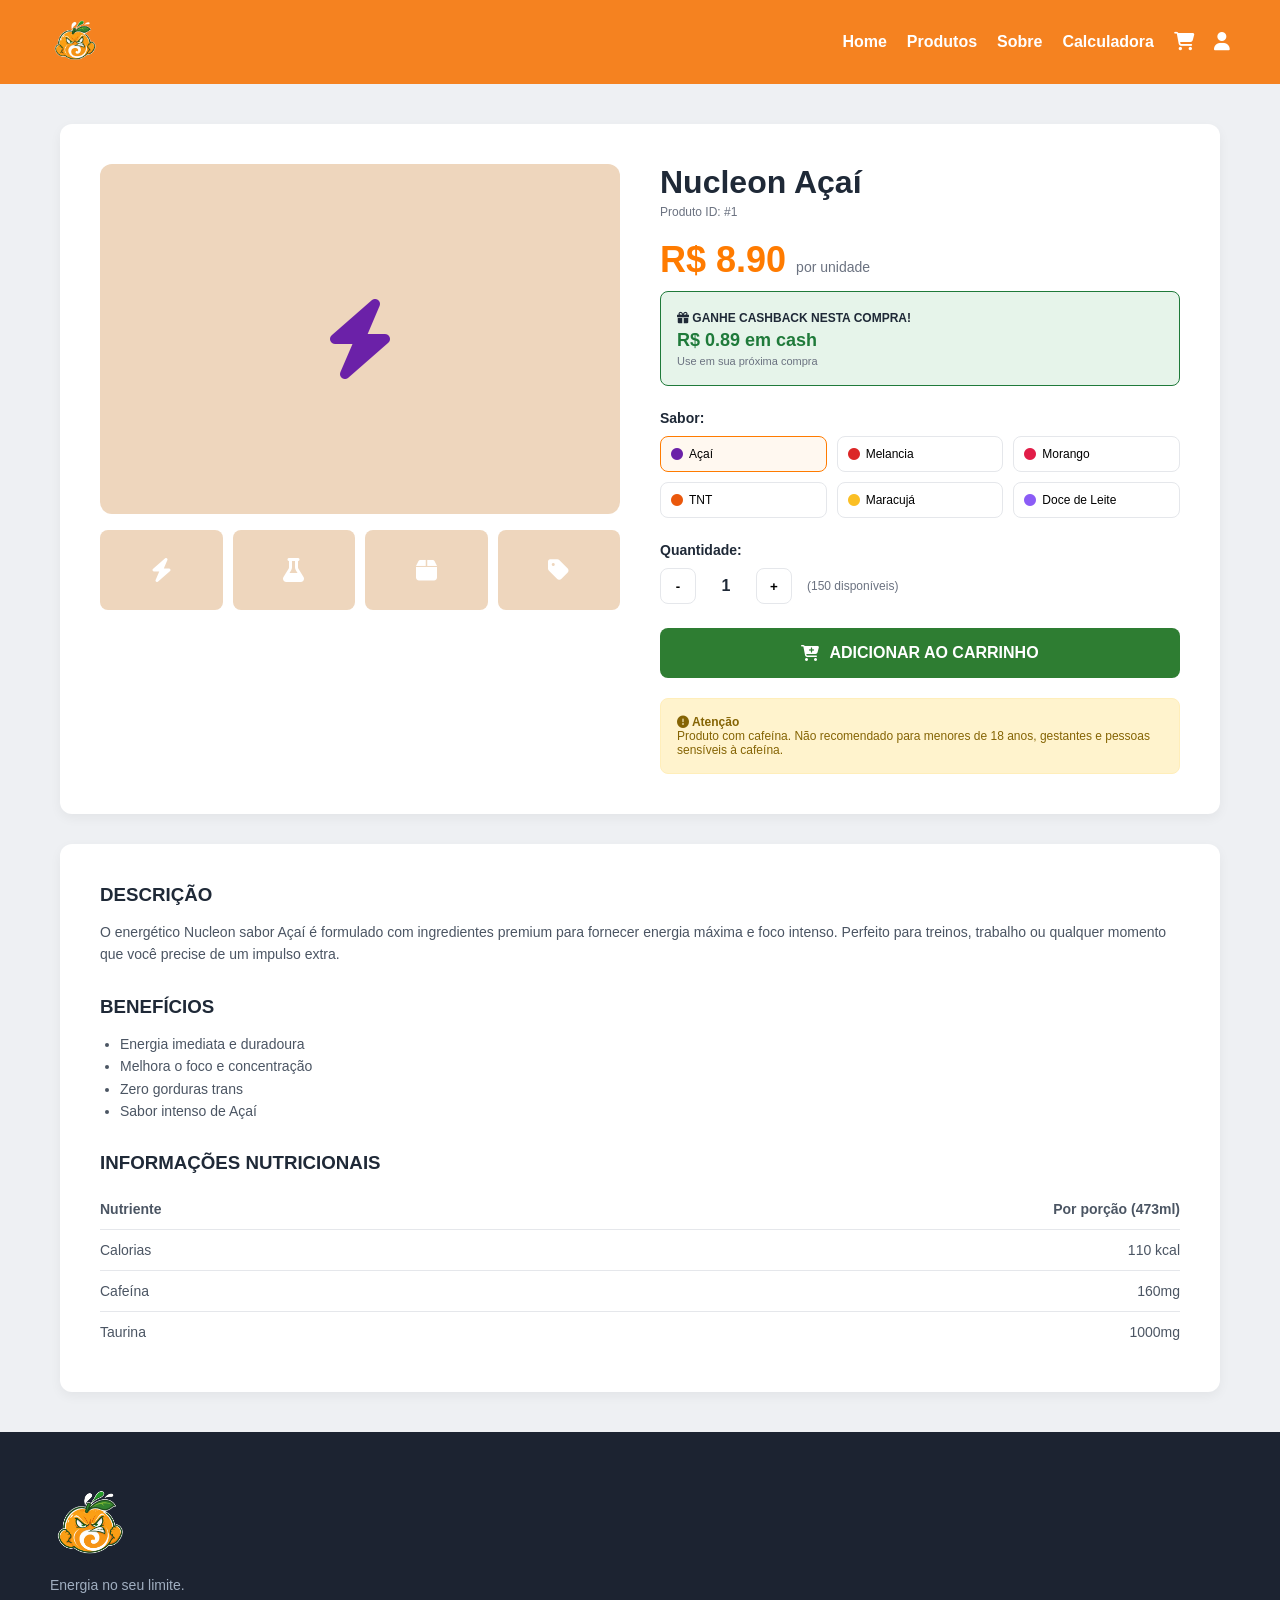
<file: produto-detalhes.html>
<!DOCTYPE html>
<html lang="pt-BR">
<head>
  <meta charset="UTF-8">
  <meta name="viewport" content="width=device-width, initial-scale=1.0">
  <title>Nucleon Açaí - Detalhes</title>
  <link rel="stylesheet" href="style.css">
  <link rel="stylesheet" href="styleIndex.css">
  <link rel="stylesheet" href="loja.css">
  <link href="https://fonts.googleapis.com/css2?family=Inter:wght@400;500;600;700&display=swap" rel="stylesheet">
  <link rel="stylesheet" href="https://cdnjs.cloudflare.com/ajax/libs/font-awesome/6.4.0/css/all.min.css">
</head>
<body>
  <header class="topbar">
    <div class="logo-container">
      <img src="images/logo.png" alt="Logo Nucleon" class="logo-img">
    </div>
    <nav class="nav-links">
      <a href="index.html">Home</a>
      <a href="produtos.html">Produtos</a>
      <a href="sobre.html">Sobre</a>
      <a href="calculadora.html">Calculadora</a>
      <a href="carrinho.html"><button class="icon-btn"><i class="fa-solid fa-cart-shopping"></i></button></a>
      <a href="login.html"><button class="icon-btn"><i class="fa-solid fa-user"></i></button></a>
    </nav>
  </header>

  <main class="container-loja">
    <div class="grid-detalhes">
      
      <!-- Coluna da Esquerda: Imagens -->
      <div class="galeria-produto">
        <div class="img-principal"><i class="fa-solid fa-bolt" style="color: #6b21a8;"></i></div>
        <div class="thumbnails">
          <div class="thumb"><i class="fa-solid fa-bolt"></i></div>
          <div class="thumb"><i class="fa-solid fa-flask"></i></div>
          <div class="thumb"><i class="fa-solid fa-box"></i></div>
          <div class="thumb"><i class="fa-solid fa-tag"></i></div>
        </div>
      </div>

      <!-- Coluna da Direita: Informações e Compra -->
      <div class="info-produto">
        <h1>Nucleon Açaí</h1>
        <p class="produto-id">Produto ID: #1</p>
        
        <div class="preco-destaque">R$ 8.90 <span style="font-size: 14px; color: #6b7280; font-weight: normal;">por unidade</span></div>
        
        <div class="cashback-box">
          <span style="font-size: 12px; font-weight: bold;"><i class="fa-solid fa-gift"></i> GANHE CASHBACK NESTA COMPRA!</span>
          <strong>R$ 0.89 em cash</strong>
          <span style="font-size: 11px; color: #6b7280;">Use em sua próxima compra</span>
        </div>

        <p style="font-weight: 600; margin-bottom: 10px; font-size: 14px;">Sabor:</p>
        <div class="seletor-sabores">
          <button class="sabor-btn ativo"><i class="fa-solid fa-circle" style="color: #6b21a8;"></i> Açaí</button>
          <button class="sabor-btn"><i class="fa-solid fa-circle" style="color: #dc2626;"></i> Melancia</button>
          <button class="sabor-btn"><i class="fa-solid fa-circle" style="color: #e11d48;"></i> Morango</button>
          <button class="sabor-btn"><i class="fa-solid fa-circle" style="color: #ea580c;"></i> TNT</button>
          <button class="sabor-btn"><i class="fa-solid fa-circle" style="color: #fbbf24;"></i> Maracujá</button>
          <button class="sabor-btn"><i class="fa-solid fa-circle" style="color: #8b5cf6;"></i> Doce de Leite</button>
        </div>

        <p style="font-weight: 600; margin-bottom: 10px; font-size: 14px;">Quantidade:</p>
        <div class="controle-qtd">
          <button class="qtd-btn">-</button>
          <span style="font-weight: 600; width: 30px; text-align: center;">1</span>
          <button class="qtd-btn">+</button>
          <span style="font-size: 12px; color: #6b7280;">(150 disponíveis)</span>
        </div>

        <button class="btn-comprar-grande"><i class="fa-solid fa-cart-plus"></i> ADICIONAR AO CARRINHO</button>

        <div class="alerta-box">
          <strong><i class="fa-solid fa-circle-exclamation"></i> Atenção</strong><br>
          Produto com cafeína. Não recomendado para menores de 18 anos, gestantes e pessoas sensíveis à cafeína.
        </div>
      </div>
    </div>

    <!-- Seção de Descrição (Abaixo do Produto) -->
    <div style="background: #fff; padding: 40px; border-radius: 12px; box-shadow: 0 4px 12px rgba(0,0,0,0.05); margin-top: 30px;">
        <h3 style="margin-bottom: 15px;">DESCRIÇÃO</h3>
        <p style="color: #4b5563; font-size: 14px; line-height: 1.6; margin-bottom: 30px;">O energético Nucleon sabor Açaí é formulado com ingredientes premium para fornecer energia máxima e foco intenso. Perfeito para treinos, trabalho ou qualquer momento que você precise de um impulso extra.</p>

        <h3 style="margin-bottom: 15px;">BENEFÍCIOS</h3>
        <ul style="color: #4b5563; font-size: 14px; line-height: 1.6; margin-bottom: 30px; padding-left: 20px;">
            <li>Energia imediata e duradoura</li>
            <li>Melhora o foco e concentração</li>
            <li>Zero gorduras trans</li>
            <li>Sabor intenso de Açaí</li>
        </ul>

        <h3 style="margin-bottom: 15px;">INFORMAÇÕES NUTRICIONAIS</h3>
        <table style="width: 100%; border-collapse: collapse; font-size: 14px; color: #4b5563;">
            <tr style="border-bottom: 1px solid #e5e7eb;">
                <td style="padding: 12px 0; font-weight: 600;">Nutriente</td>
                <td style="padding: 12px 0; text-align: right; font-weight: 600;">Por porção (473ml)</td>
            </tr>
            <tr style="border-bottom: 1px solid #e5e7eb;">
                <td style="padding: 12px 0;">Calorias</td>
                <td style="padding: 12px 0; text-align: right;">110 kcal</td>
            </tr>
            <tr style="border-bottom: 1px solid #e5e7eb;">
                <td style="padding: 12px 0;">Cafeína</td>
                <td style="padding: 12px 0; text-align: right;">160mg</td>
            </tr>
            <tr>
                <td style="padding: 12px 0;">Taurina</td>
                <td style="padding: 12px 0; text-align: right;">1000mg</td>
            </tr>
        </table>
    </div>
  </main>

  <footer class="site-footer">
    <div class="footer-grid">
      <div class="footer-col">
        <img src="images/logo.png" alt="Nucleon" class="footer-logo">
        <p>Energia no seu limite.</p>
      </div>
    </div>
  </footer>
</body>
</html>
</file>
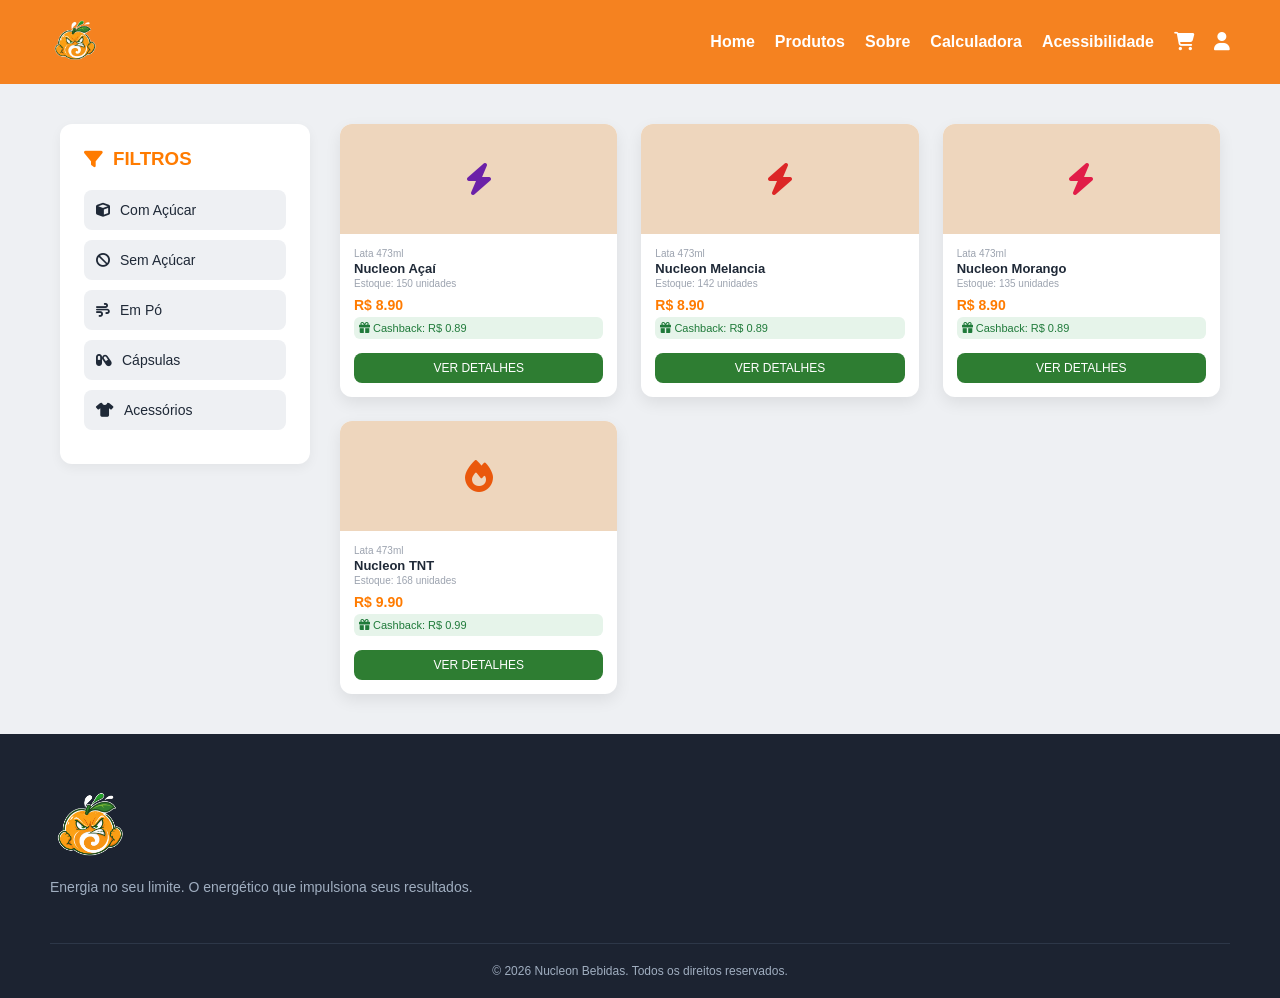
<file: produtos.html>
<!DOCTYPE html>
<html lang="pt-BR">
<head>
  <meta charset="UTF-8">
  <meta name="viewport" content="width=device-width, initial-scale=1.0">
  <title>Produtos - Nucleon</title>
  <link rel="stylesheet" href="style.css">
  <link rel="stylesheet" href="styleIndex.css">
  <link rel="stylesheet" href="loja.css">
  <link href="https://fonts.googleapis.com/css2?family=Inter:wght@400;500;600;700&display=swap" rel="stylesheet">
  <link rel="stylesheet" href="https://cdnjs.cloudflare.com/ajax/libs/font-awesome/6.4.0/css/all.min.css">
</head>
<body>
  <header class="topbar">
    <div class="logo-container">
      <img src="images/logo.png" alt="Logo Nucleon" class="logo-img">
    </div>
    <nav class="nav-links">
      <a href="index.html">Home</a>
      <a href="produtos.html">Produtos</a>
      <a href="sobre.html">Sobre</a>
      <a href="calculadora.html">Calculadora</a>
      <a href="acessibilidade.html">Acessibilidade</a>
      <a href="carrinho.html"><button class="icon-btn"><i class="fa-solid fa-cart-shopping"></i></button></a>
      <a href="login.html"><button class="icon-btn"><i class="fa-solid fa-user"></i></button></a>
    </nav>
  </header>

  <main class="container-loja">
    <div class="grid-catalogo">
      
      <!-- Sidebar de Filtros -->
      <aside class="sidebar-filtros">
        <h3><i class="fa-solid fa-filter"></i> FILTROS</h3>
        <div class="filtro-item"><i class="fa-solid fa-cube"></i> Com Açúcar</div>
        <div class="filtro-item"><i class="fa-solid fa-ban"></i> Sem Açúcar</div>
        <div class="filtro-item"><i class="fa-solid fa-wind"></i> Em Pó</div>
        <div class="filtro-item"><i class="fa-solid fa-capsules"></i> Cápsulas</div>
        <div class="filtro-item"><i class="fa-solid fa-shirt"></i> Acessórios</div>
      </aside>

      <!-- Lista de Produtos -->
      <div class="produtos-lista">
        
        <div class="card">
          <div class="card-top"><i class="fa-solid fa-bolt" style="color: #6b21a8;"></i></div>
          <div class="card-body">
            <div class="small">Lata 473ml</div>
            <h4>Nucleon Açaí</h4>
            <div class="small" style="margin-bottom: 8px;">Estoque: 150 unidades</div>
            <div class="price">R$ 8.90</div>
            <div class="cash"><i class="fa-solid fa-gift"></i> Cashback: R$ 0.89</div>
            <a href="produto-detalhes.html" style="text-decoration: none;">
                <button class="btn" style="margin-top: 10px;">VER DETALHES</button>
            </a>
          </div>
        </div>

        <div class="card">
          <div class="card-top"><i class="fa-solid fa-bolt" style="color: #dc2626;"></i></div>
          <div class="card-body">
            <div class="small">Lata 473ml</div>
            <h4>Nucleon Melancia</h4>
            <div class="small" style="margin-bottom: 8px;">Estoque: 142 unidades</div>
            <div class="price">R$ 8.90</div>
            <div class="cash"><i class="fa-solid fa-gift"></i> Cashback: R$ 0.89</div>
            <button class="btn" style="margin-top: 10px;">VER DETALHES</button>
          </div>
        </div>

        <div class="card">
          <div class="card-top"><i class="fa-solid fa-bolt" style="color: #e11d48;"></i></div>
          <div class="card-body">
            <div class="small">Lata 473ml</div>
            <h4>Nucleon Morango</h4>
            <div class="small" style="margin-bottom: 8px;">Estoque: 135 unidades</div>
            <div class="price">R$ 8.90</div>
            <div class="cash"><i class="fa-solid fa-gift"></i> Cashback: R$ 0.89</div>
            <button class="btn" style="margin-top: 10px;">VER DETALHES</button>
          </div>
        </div>

        <div class="card">
          <div class="card-top"><i class="fa-solid fa-fire" style="color: #ea580c;"></i></div>
          <div class="card-body">
            <div class="small">Lata 473ml</div>
            <h4>Nucleon TNT</h4>
            <div class="small" style="margin-bottom: 8px;">Estoque: 168 unidades</div>
            <div class="price">R$ 9.90</div>
            <div class="cash"><i class="fa-solid fa-gift"></i> Cashback: R$ 0.99</div>
            <button class="btn" style="margin-top: 10px;">VER DETALHES</button>
          </div>
        </div>

      </div>
    </div>
  </main>

  <footer class="site-footer">
    <!-- Mesmo footer padrão -->
    <div class="footer-grid">
      <div class="footer-col">
        <img src="images/logo.png" alt="Nucleon" class="footer-logo">
        <p>Energia no seu limite. O energético que impulsiona seus resultados.</p>
      </div>
    </div>
    <div class="footer-bottom">
      <p>© 2026 Nucleon Bebidas. Todos os direitos reservados.</p>
    </div>
  </footer>
</body>
</html>
</file>
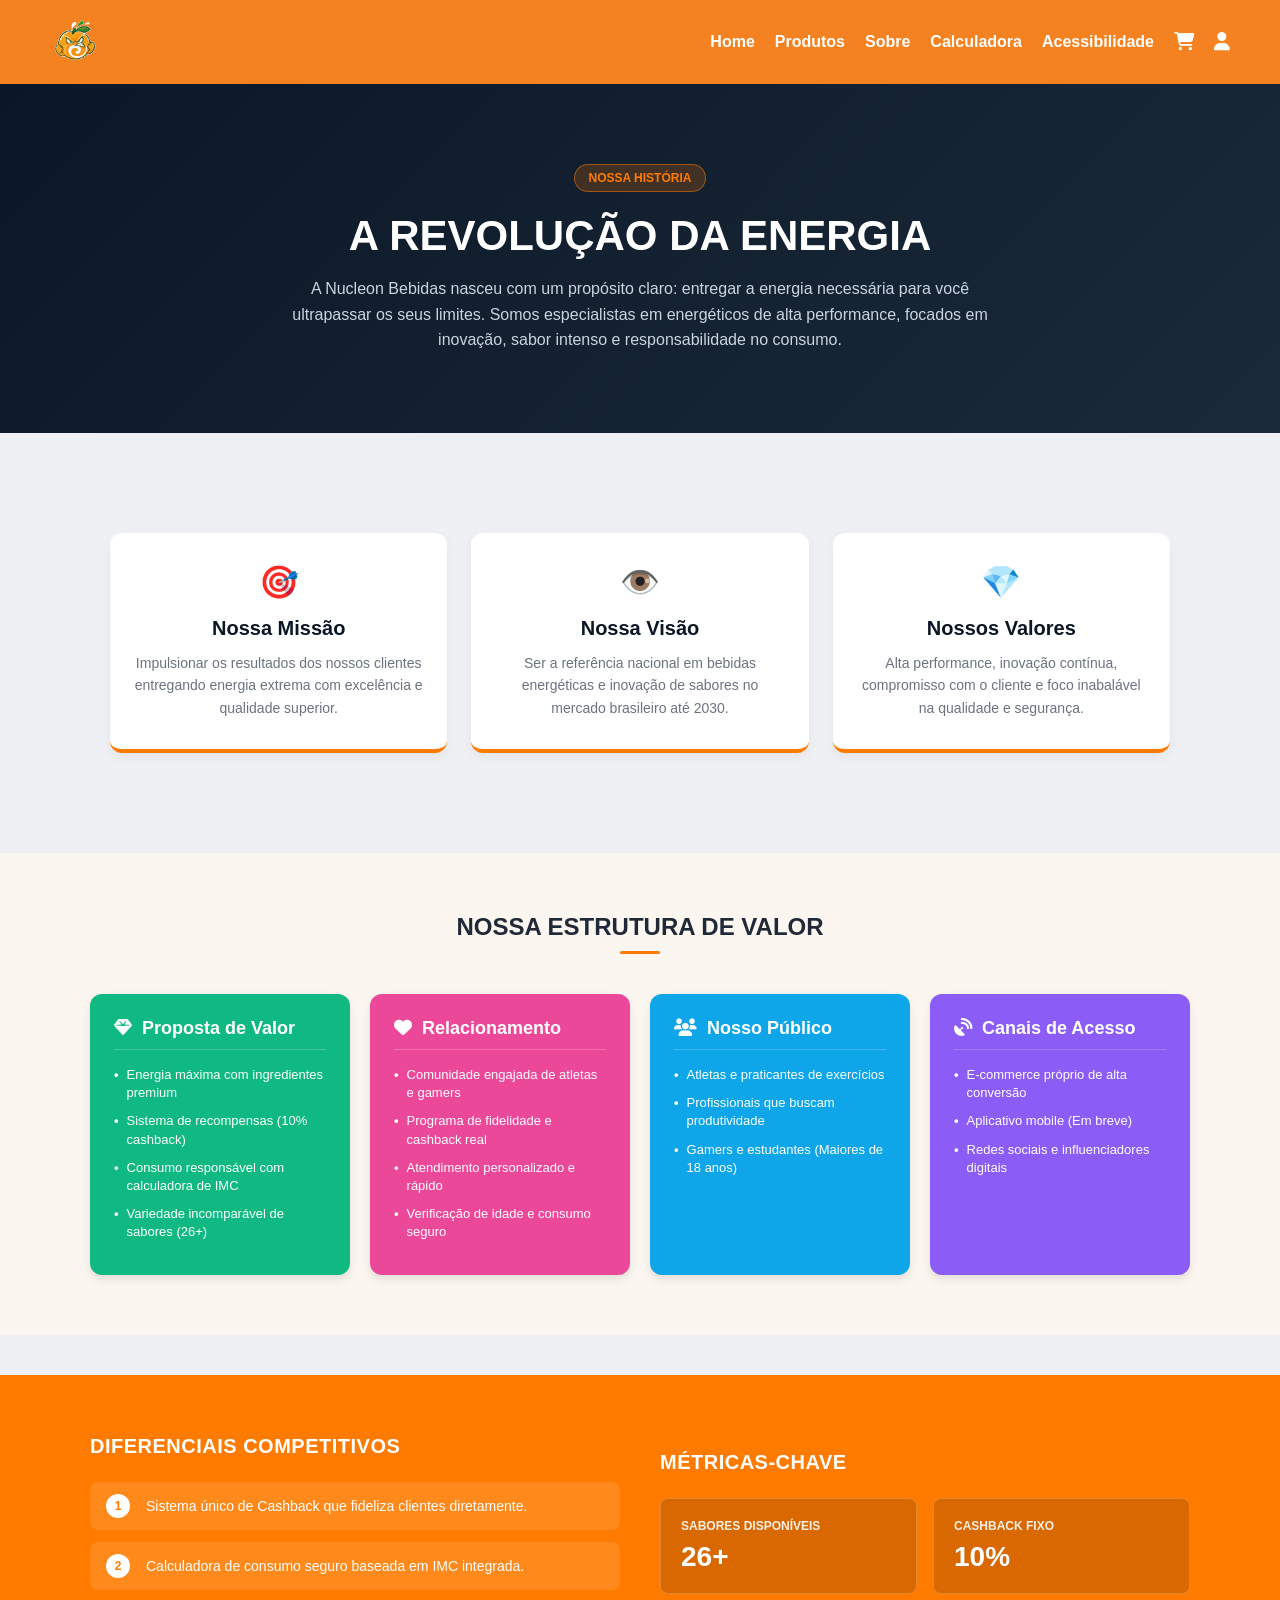
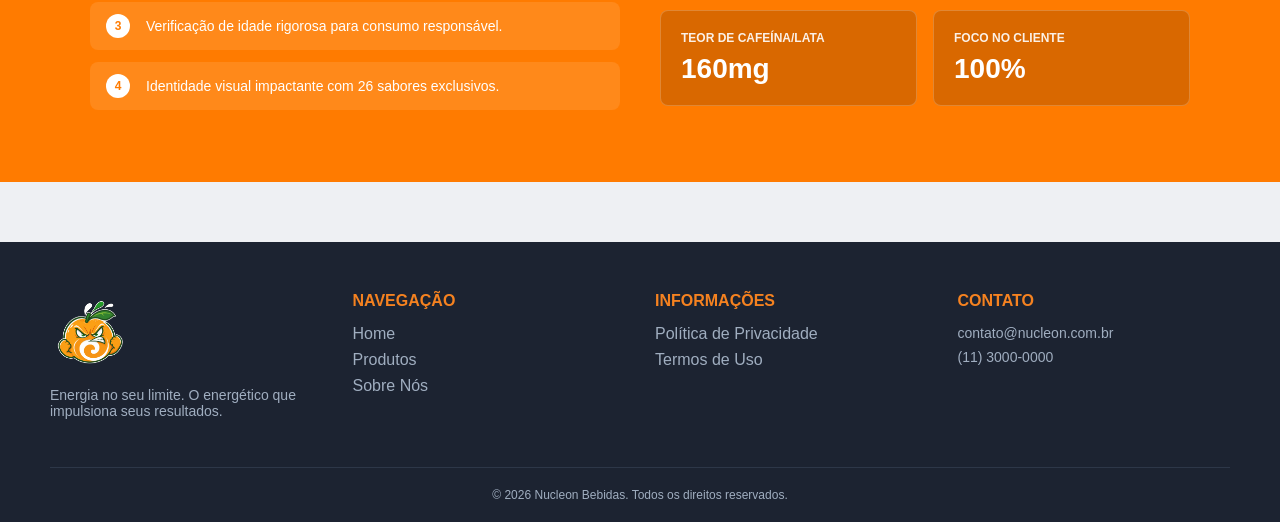
<file: sobre.html>
<!DOCTYPE html>
<html lang="pt-br">

<head>
    <meta charset="UTF-8">
    <meta name="viewport" content="width=device-width, initial-scale=1.0">
    <title>Sobre Nós - Nucleon</title>
    <!-- Incluindo as fontes e estilos base -->
    <link href="https://fonts.googleapis.com/css2?family=Inter:wght@400;500;600;700;800&display=swap" rel="stylesheet">
    <link rel="stylesheet" href="style.css">
    <link rel="stylesheet" href="styleIndex.css">
    <link rel="stylesheet" href="styleSobre.css">
    <link rel="stylesheet" href="https://cdnjs.cloudflare.com/ajax/libs/font-awesome/6.4.0/css/all.min.css">
</head>

<body>
    <header class="topbar">
        <div class="logo-container">
            <img src="images/logo.png" alt="Logo Nucleon" class="logo-img">
        </div>
        <nav class="nav-links">
            <a href="index.html">Home</a>
            <a href="produtos.html">Produtos</a>
            <a href="sobre.html" class="active">Sobre</a>
            <a href="calculadora.html">Calculadora</a>
            <a href="acessibilidade.html">Acessibilidade</a>
            <a href="carrinho.html"><button class="icon-btn"><i class="fa-solid fa-cart-shopping"></i></button></a>
            <a href="login.html"><button class="icon-btn"><i class="fa-solid fa-user"></i></button></a>
        </nav>
    </header>

    <main class="sobre-page">
        <!-- Cabeçalho da página -->
        <section class="sobre-hero">
            <div class="badge-dark">NOSSA HISTÓRIA</div>
            <h1>A REVOLUÇÃO DA ENERGIA</h1>
            <p>A Nucleon Bebidas nasceu com um propósito claro: entregar a energia necessária para você ultrapassar os
                seus limites. Somos especialistas em energéticos de alta performance, focados em inovação, sabor intenso
                e responsabilidade no consumo.</p>
        </section>

        <section class="section">
            <div class="about-grid">
                <div class="about-card">
                    <div class="card-icon">🎯</div>
                    <h4>Nossa Missão</h4>
                    <p>Impulsionar os resultados dos nossos clientes entregando energia extrema com excelência e
                        qualidade superior.</p>
                </div>
                <div class="about-card">
                    <div class="card-icon">👁️</div>
                    <h4>Nossa Visão</h4>
                    <p>Ser a referência nacional em bebidas energéticas e inovação de sabores no mercado brasileiro até
                        2030.</p>
                </div>
                <div class="about-card">
                    <div class="card-icon">💎</div>
                    <h4>Nossos Valores</h4>
                    <p>Alta performance, inovação contínua, compromisso com o cliente e foco inabalável na qualidade e
                        segurança.</p>
                </div>
            </div>
        </section>

        <section class="section bg-soft-section">
            <div class="title">NOSSA ESTRUTURA DE VALOR</div>
            <div class="line"></div>

            <div class="canvas-grid">
                <!-- Proposta de Valor -->
                <div class="canvas-card card-green">
                    <div class="canvas-header">
                        <i class="fa-solid fa-gem"></i> Proposta de Valor
                    </div>
                    <ul class="canvas-list">
                        <li>Energia máxima com ingredientes premium</li>
                        <li>Sistema de recompensas (10% cashback)</li>
                        <li>Consumo responsável com calculadora de IMC</li>
                        <li>Variedade incomparável de sabores (26+)</li>
                    </ul>
                </div>

                <!-- Relacionamento -->
                <div class="canvas-card card-pink">
                    <div class="canvas-header">
                        <i class="fa-solid fa-heart"></i> Relacionamento
                    </div>
                    <ul class="canvas-list">
                        <li>Comunidade engajada de atletas e gamers</li>
                        <li>Programa de fidelidade e cashback real</li>
                        <li>Atendimento personalizado e rápido</li>
                        <li>Verificação de idade e consumo seguro</li>
                    </ul>
                </div>

                <!-- Segmentos -->
                <div class="canvas-card card-blue">
                    <div class="canvas-header">
                        <i class="fa-solid fa-users"></i> Nosso Público
                    </div>
                    <ul class="canvas-list">
                        <li>Atletas e praticantes de exercícios</li>
                        <li>Profissionais que buscam produtividade</li>
                        <li>Gamers e estudantes (Maiores de 18 anos)</li>
                    </ul>
                </div>

                <!-- Canais -->
                <div class="canvas-card card-purple">
                    <div class="canvas-header">
                        <i class="fa-solid fa-satellite-dish"></i> Canais de Acesso
                    </div>
                    <ul class="canvas-list">
                        <li>E-commerce próprio de alta conversão</li>
                        <li>Aplicativo mobile (Em breve)</li>
                        <li>Redes sociais e influenciadores digitais</li>
                    </ul>
                </div>
            </div>
        </section>

        <section class="differentials-section">
            <div class="diff-container">
                <div class="diff-content">
                    <h2>DIFERENCIAIS COMPETITIVOS</h2>
                    <ul class="diff-list">
                        <li><span>1</span> Sistema único de Cashback que fideliza clientes diretamente.</li>
                        <li><span>2</span> Calculadora de consumo seguro baseada em IMC integrada.</li>
                        <li><span>3</span> Verificação de idade rigorosa para consumo responsável.</li>
                        <li><span>4</span> Identidade visual impactante com 26 sabores exclusivos.</li>
                    </ul>
                </div>

                <div class="metrics-content">
                    <h2>MÉTRICAS-CHAVE</h2>
                    <div class="metrics-grid">
                        <div class="metric-box">
                            <span class="metric-label">Sabores Disponíveis</span>
                            <span class="metric-value">26+</span>
                        </div>
                        <div class="metric-box">
                            <span class="metric-label">Cashback Fixo</span>
                            <span class="metric-value">10%</span>
                        </div>
                        <div class="metric-box">
                            <span class="metric-label">Teor de Cafeína/Lata</span>
                            <span class="metric-value">160mg</span>
                        </div>
                        <div class="metric-box">
                            <span class="metric-label">Foco no Cliente</span>
                            <span class="metric-value">100%</span>
                        </div>
                    </div>
                </div>
            </div>
        </section>
    </main>

    <footer class="site-footer">
        <div class="footer-grid">
            <div class="footer-col">
                <img src="images/logo.png" alt="Nucleon" class="footer-logo">
                <p>Energia no seu limite. O energético que impulsiona seus resultados.</p>
            </div>
            <div class="footer-col">
                <h4>NAVEGAÇÃO</h4>
                <a href="index.html">Home</a>
                <a href="produtos.html">Produtos</a>
                <a href="sobre.html">Sobre Nós</a>
            </div>
            <div class="footer-col">
                <h4>INFORMAÇÕES</h4>
                <a href="#">Política de Privacidade</a>
                <a href="#">Termos de Uso</a>
            </div>
            <div class="footer-col">
                <h4>CONTATO</h4>
                <p>contato@nucleon.com.br</p>
                <p>(11) 3000-0000</p>
            </div>
        </div>
        <div class="footer-bottom">
            <p>© 2026 Nucleon Bebidas. Todos os direitos reservados.</p>
        </div>
    </footer>
</body>

</html>
</file>
<file: style.css>
/* Reseta margens e define fonte padrão */
* {
    margin: 0;
    padding: 0;
    box-sizing: border-box;
    font-family: sans-serif;
}

/* ================= TOPBAR ================= */
.topbar {
    display: flex;
    justify-content: space-between;
    align-items: center;
    background-color: #f58220;
    padding: 15px 50px;
}

.logo-img {
    height: 50px;
}

.nav-links {
    display: flex;
    align-items: center;
    gap: 20px;
}

.nav-links a {
    color: #ffffff;
    text-decoration: none;
    font-weight: bold;
}

.icon-btn {
    background: none;
    border: none;
    color: white;
    cursor: pointer;
    font-size: 18px;
}

/* ================= FOOTER ================= */
.footer-logo {
    height: 80px;
    /* Define altura padrão */
    margin-bottom: 15px;
    /* Espaçamento entre a logo e o texto */
    display: block;
}

.site-footer {
    background-color: #1c2331;
    color: #ffffff;
    padding: 50px 50px 20px 50px;
}

.footer-grid {
    display: flex;
    justify-content: space-between;
    flex-wrap: wrap;
    gap: 30px;
}

.footer-col {
    flex: 1;
    min-width: 200px;
}

.footer-col h4 {
    color: #f58220;
    margin-bottom: 15px;
}

.footer-col a {
    display: block;
    color: #a0aec0;
    text-decoration: none;
    margin-bottom: 8px;
}

.footer-col p {
    color: #a0aec0;
    margin-bottom: 8px;
    font-size: 14px;
}

.footer-bottom {
    margin-top: 40px;
    padding-top: 20px;
    border-top: 1px solid #2d3748;
    text-align: center;
    font-size: 12px;
    color: #a0aec0;
}
</file>
<file: styleIndex.css>
:root {
    --orange: #FF7B00;
    --green: #1F7A3A;
    --bg: #EEF0F3;
    --dark: #0B1726;
    --soft: #EED6BD;
}

* {
    margin: 0;
    padding: 0;
    box-sizing: border-box
}

body {
    font-family: 'Inter', sans-serif;
    background: var(--bg);
    color: #1f2937;
}

.section {
    padding: 60px 20px
}

.title {
    text-align: center;
    font-size: 24px;
    font-weight: 700
}

.subtitle {
    text-align: center;
    color: #6b7280;
    margin-top: 6px;
    font-size: 13px
}

.line {
    width: 40px;
    height: 3px;
    background: var(--orange);
    margin: 10px auto 30px;
    border-radius: 3px
}


.bar {
    background: var(--orange);
    color: #fff;
    padding: 10px 40px;
    display: flex;
    justify-content: space-between;
    font-size: 12px;
}


.hero {
    background: linear-gradient(135deg, #ff7b00, #ff8c00);
    color: #fff;
    text-align: center;
    padding: 100px 20px 80px;
}

.hero-content {
    max-width: 800px;
    margin: auto
}

.badge {
    display: inline-block;
    background: rgba(255, 255, 255, 0.2);
    padding: 6px 14px;
    border-radius: 20px;
    font-size: 12px;
    margin-bottom: 20px;
}

.hero h1 {
    font-size: 48px;
    font-weight: 800;
    margin-bottom: 12px;
}

.hero p {
    font-size: 16px;
    opacity: .9;
}

.hero-buttons {
    margin-top: 24px;
    display: flex;
    justify-content: center;
    gap: 16px;
}

.btn-primary {
    background: #2e7d32;
    color: #fff;
    border: none;
    padding: 14px 28px;
    border-radius: 30px;
    font-weight: 600;
}

.btn-secondary {
    background: #fff;
    color: #ff7b00;
    border: none;
    padding: 14px 28px;
    border-radius: 30px;
    font-weight: 600;
}


.grid {
    display: grid;
    grid-template-columns: repeat(4, 220px);
    justify-content: center;
    gap: 24px;
}

.card {
    background: #fff;
    border-radius: 12px;
    box-shadow: 0 6px 16px rgba(0, 0, 0, 0.08);
    overflow: hidden;
}

.card-top {
    background: var(--soft);
    height: 110px;
    display: flex;
    align-items: center;
    justify-content: center;
    font-size: 32px;
}

.card-body {
    padding: 14px
}

.small {
    font-size: 10px;
    color: #9ca3af
}

.card-body h4 {
    font-size: 13px;
    margin: 2px 0
}

.price {
    color: var(--orange);
    font-weight: 700;
    font-size: 14px;
    margin: 4px 0;
}

.cash {
    background: #e6f4ea;
    color: #1F7A3A;
    font-size: 11px;
    padding: 5px;
    border-radius: 6px;
    margin: 4px 0;
}

.btn {
    background: #2e7d32;
    color: #fff;
    border: none;
    padding: 8px;
    border-radius: 8px;
    width: 100%;
    font-size: 12px;
}


.flavors {
    display: flex;
    justify-content: center;
    gap: 12px;
    margin-top: 20px;
}

.flavor {
    background: #EED6BD;
    padding: 10px 14px;
    border-radius: 8px;
    font-size: 11px;
    text-align: center;
    min-width: 80px;
}

.flavor span {
    display: block;
    font-size: 16px;
}


.cta {
    background: linear-gradient(135deg, #1F7A3A, #14532d);
    color: #fff;
    text-align: center;
    padding: 60px 20px;
}

.cta h2 {
    font-size: 20px
}

.cta p {
    font-size: 12px;
    margin-top: 6px
}

.cta button {
    margin-top: 14px;
    background: #fff;
    color: #1F7A3A;
    border: none;
    padding: 10px 20px;
    border-radius: 20px;
    font-size: 12px;
}

.bottom {
    margin-top: 20px;
    border-top: 1px solid rgba(255, 255, 255, 0.1);
    padding-top: 10px;
    text-align: center;
    font-size: 11px;
    color: #9ca3af;
}


@media(max-width:900px) {
    .grid {
        grid-template-columns: repeat(2, 1fr)
    }

    .flavors {
        flex-wrap: wrap
    }
}

.flavors {
    display: flex;
    justify-content: center;
    gap: 12px;
    margin-top: 20px;
    flex-wrap: wrap;
}

.flavor {
    background: #EED6BD;
    padding: 12px 16px;
    border-radius: 10px;
    font-size: 12px;
    text-align: center;
    min-width: 110px;
    font-weight: 600;
    transition: 0.3s;
}

.flavor:hover {
    transform: translateY(-4px);
    background: #ffddb9;
}

.flavor span {
    display: block;
    font-size: 22px;
    margin-bottom: 5px;
}
</file>
<file: styleAcessibilidade.css>
body {
    transition: background-color 0.3s, color 0.3s, font-size 0.3s;
}

.acessibilidade-hero {
    background: linear-gradient(135deg, #1F7A3A, #14532d);
    color: #fff;
    text-align: center;
    padding: 60px 20px;
    margin-bottom: 40px;
}

.acessibilidade-hero h1 {
    font-size: 36px;
    font-weight: 800;
    margin-bottom: 16px;
    display: flex;
    align-items: center;
    justify-content: center;
    gap: 15px;
}

.acessibilidade-hero p {
    max-width: 700px;
    margin: 0 auto;
    font-size: 16px;
    line-height: 1.6;
    opacity: 0.9;
}

.tools-panel {
    background: #fff;
    max-width: 800px;
    margin: -60px auto 40px;
    padding: 24px;
    border-radius: 12px;
    box-shadow: 0 8px 24px rgba(0,0,0,0.1);
    display: flex;
    flex-wrap: wrap;
    justify-content: center;
    gap: 16px;
    position: relative;
    z-index: 10;
}

.tool-btn {
    background: #f3f4f6;
    border: 2px solid #e5e7eb;
    color: var(--dark, #0B1726);
    padding: 12px 24px;
    border-radius: 8px;
    font-weight: 600;
    font-size: 14px;
    cursor: pointer;
    display: flex;
    align-items: center;
    gap: 10px;
    transition: all 0.2s;
}

.tool-btn:hover {
    background: #e5e7eb;
    border-color: #d1d5db;
}

.tool-btn.active {
    background: var(--orange, #FF7B00);
    color: #fff;
    border-color: var(--orange, #FF7B00);
}

.info-grid {
    max-width: 1100px;
    margin: 0 auto 60px;
    display: grid;
    grid-template-columns: repeat(auto-fit, minmax(300px, 1fr));
    gap: 24px;
    padding: 0 20px;
}

.info-card {
    background: #fff;
    padding: 30px;
    border-radius: 12px;
    box-shadow: 0 4px 12px rgba(0,0,0,0.05);
    border-left: 4px solid var(--orange, #FF7B00);
}

.info-card i {
    font-size: 28px;
    color: var(--orange, #FF7B00);
    margin-bottom: 16px;
}

.info-card h3 {
    margin-bottom: 12px;
    font-size: 18px;
    color: var(--dark, #0B1726);
}

.info-card p {
    font-size: 14px;
    color: #4b5563;
    line-height: 1.6;
}

body.modo-alto-contraste {
    background-color: #000 !important;
    color: #fff !important;
}

body.modo-alto-contraste .topbar, 
body.modo-alto-contraste .site-footer {
    background-color: #111 !important;
    border-bottom: 1px solid #FF7B00;
    border-top: 1px solid #FF7B00;
}

body.modo-alto-contraste .info-card,
body.modo-alto-contraste .tools-panel {
    background-color: #111 !important;
    color: #fff !important;
    border: 1px solid #FF7B00;
}

body.modo-alto-contraste .info-card h3,
body.modo-alto-contraste .info-card p {
    color: #fff !important;
}

body.modo-alto-contraste .tool-btn:not(.active) {
    background-color: #222;
    color: #fff;
    border-color: #444;
}
</file>
<file: styleAjuda.css>
:root {
    --orange: #FF7B00;
    --green: #1F7A3A;
    --bg: #EEF0F3;
    --dark: #0B1726;
    --soft: #EED6BD;
}

* {
    box-sizing: border-box;
}

.topbar {
    display: flex;
    justify-content: space-between;
    align-items: center;
    background-color: #f58220;
    padding: 15px 50px;
}

.logo-img {
    height: 50px;
}

.logo-container {
    display: flex;
    align-items: center;
}

.nav-links {
    display: flex;
    align-items: center;
    gap: 20px;
}

.nav-links a {
    color: #ffffff;
    text-decoration: none;
    font-weight: bold;
}

.icon-btn {
    background: none;
    border: none;
    color: white;
    cursor: pointer;
    font-size: 18px;
}

body {
    margin: 0;
    padding: 0;
    font-family: 'Inter', sans-serif;
    background: #fdf5e6;
    color: #1f2937;
}

body, html {
    min-height: 100%;
}

.container {
    max-width: 900px;
    margin: 32px auto;
    background: #fff;
    padding: 40px;
    border-radius: 28px;
    box-shadow: 0 18px 50px rgba(15, 23, 42, 0.08);
}

h1 {
    margin-top: 0;
    font-size: 2.4rem;
    color: #14532d;
}

p {
    margin: 16px 0 32px;
    color: #4b5563;
    font-size: 1rem;
    line-height: 1.75;
}

.faq h2 {
    margin-top: 0;
    margin-bottom: 24px;
    font-size: 1.65rem;
    color: var(--orange);
}

.faq-item {
    background: #ffffff;
    border: 1px solid #e5e7eb;
    border-radius: 18px;
    margin-bottom: 16px;
    overflow: hidden;
}

.faq-question {
    width: 100%;
    text-align: left;
    padding: 22px 24px;
    background: transparent;
    border: 0;
    font-size: 1rem;
    font-weight: 700;
    cursor: pointer;
    display: flex;
    justify-content: space-between;
    align-items: center;
    color: #0b1726;
}

.faq-question:hover {
    background: #f8fafc;
}

.faq-question:focus {
    outline: 2px solid var(--orange);
    outline-offset: 4px;
}

.faq-answer {
    padding: 0 24px 22px;
    color: #4b5563;
    line-height: 1.75;
    background: #ffffff;
}

.chev {
    transition: transform 0.2s ease;
    border: solid #1f2937;
    border-width: 0 2px 2px 0;
    display: inline-block;
    padding: 6px;
    transform: rotate(45deg);
    margin-left: 12px;
}

.faq-question[aria-expanded="true"] .chev {
    transform: rotate(-135deg);
}

@media(max-width: 640px) {
    .container {
        margin: 20px;
        padding: 24px;
    }

    .faq-question {
        padding: 18px 20px;
        font-size: 0.98rem;
    }

    .faq-answer {
        padding: 0 20px 18px;
    }
}

.footer-logo {
    height: 80px;
    margin-bottom: 15px;
    display: block;
}

.site-footer {
    background-color: #1c2331;
    color: #ffffff;
    padding: 50px 50px 20px 50px;
}

.footer-grid {
    display: flex;
    justify-content: space-between;
    flex-wrap: wrap;
    gap: 30px;
}

.footer-col {
    flex: 1;
    min-width: 200px;
}

.footer-col h4 {
    color: #f58220;
    margin-bottom: 15px;
}

.footer-col a {
    display: block;
    color: #a0aec0;
    text-decoration: none;
    margin-bottom: 8px;
}

.footer-col p {
    color: #a0aec0;
    margin-bottom: 8px;
    font-size: 14px;
}

.footer-bottom {
    margin-top: 40px;
    padding-top: 20px;
    border-top: 1px solid #2d3748;
    text-align: center;
    font-size: 12px;
    color: #a0aec0;
}
</file>
<file: styleLogin.css>
.auth-container {
    display: flex;
    justify-content: center;
    align-items: center;
    min-height: calc(100vh - 300px);
    background-color: #fdf5e6;
    padding: 50px 20px;
}

.auth-card {
    background: #ffffff;
    width: 100%;
    max-width: 400px;
    border-radius: 12px;
    box-shadow: 0 4px 15px rgba(0, 0, 0, 0.05);
    overflow: hidden;
}

.auth-header {
    background-color: #f58220;
    color: #ffffff;
    text-align: center;
    padding: 30px 20px;
}

.auth-icon {
    width: 50px;
    height: 50px;
    margin-bottom: 10px;
}

.auth-form {
    padding: 30px;
    display: flex;
    flex-direction: column;
    gap: 15px;
}

.input-group {
    display: flex;
    flex-direction: column;
    gap: 5px;
}

.input-group label {
    font-size: 14px;
    color: #333333;
    font-weight: 600;
}

.input-group input {
    padding: 12px;
    border: 1px solid #cccccc;
    border-radius: 6px;
    font-size: 16px;
    outline: none;
}

.input-group input:focus {
    border-color: #f58220;
}

.btn-submit {
    background-color: #387b3b;
    color: #ffffff;
    border: none;
    padding: 15px;
    border-radius: 6px;
    font-size: 16px;
    font-weight: bold;
    cursor: pointer;
    margin-top: 15px;
}

.btn-submit:hover {
    background-color: #2b612e;
}

.auth-links {
    text-align: center;
    margin-top: 10px;
}

.auth-links a {
    color: #f58220;
    text-decoration: none;
    font-size: 14px;
    font-weight: 600;
}

/* Aviso de idade no cadastro */
.warning-text {
    font-size: 11px;
    color: #f58220;
    margin-top: 2px;
    font-weight: 500;
}
</file>
<file: styleCalc.css>
* {
    margin: 0;
    padding: 0;
    box-sizing: border-box;
}

:root {
    --primary-green: #00732a;
    --dark-green: #008932;
    --light-green: #007027;
    --dark-bg: #ffb700;
    --card-bg: #000000;
    --text-primary: #000000;
    --text-secondary: #000000;
    --border-color: #334155;
}

body {
    font-family: 'Segoe UI', Tahoma, Geneva, Verdana, sans-serif;
    background: linear-gradient(135deg, #ffffff 0%, #ffffff 100%);
    color: var(--text-primary);
    line-height: 1.6;
    display: flex;
    flex-direction: column;
    min-height: 100vh;
}

/* ===== NAVBAR ===== */


/* ===== MAIN CONTENT ===== */
.content {
    flex: 1;
    max-width: 800px;
    margin: 3rem auto;
    padding: 0 2rem;
    width: 100%;
}

.hero-section {
    text-align: center;
    margin-bottom: 3rem;
}

.heart-icon {
    font-size: 3rem;
    margin-bottom: 1rem;
    animation: heartbeat 1.5s ease-in-out infinite;
}

@keyframes heartbeat {

    0%,
    100% {
        transform: scale(1);
    }

    50% {
        transform: scale(1.1);
    }
}

.hero-section h1 {
    font-size: 2.5rem;
    margin-bottom: 1rem;
    background: linear-gradient(135deg, var(--primary-green), var(--primary-green));
    -webkit-background-clip: text;
    -webkit-text-fill-color: transparent;
    background-clip: text;
    font-weight: 700;
}

.subtitle {
    color: var(--text-secondary);
    font-size: 1.1rem;
    margin-bottom: 2rem;
}

/* ===== CALCULATOR CARD ===== */
.calculator-card {
    background-color:#ffb700;
    border: 1px solid var(--border-color);
    border-radius: 12px;
    padding: 2rem;
    box-shadow: 0 8px 32px rgb(253, 253, 253);
    animation: slideUp 0.5s ease;
}

@keyframes slideUp {
    from {
        opacity: 0;
        transform: translateY(20px);
    }

    to {
        opacity: 1;
        transform: translateY(0);
    }
}

.input-group {
    margin-bottom: 1.5rem;
}

.input-group.full-width {
    grid-column: 1 / -1;
}

.input-group label {
    display: block;
    margin-bottom: 0.5rem;
    font-weight: 600;
    color: var(--text-primary);
}

.input-group input {
    width: 100%;
    padding: 0.75rem;
    border: 2px solid var(--border-color);
    border-radius: 8px;
    background: rgb(254, 254, 254);
    color: var(--text-primary);
    font-size: 1rem;
    transition: all 0.3s ease;
}

.input-group input:focus {
    outline: none;
    border-color: var(--primary-green);
    background: rgb(255, 242, 0);
    box-shadow: 0 0 10px rgb(255, 242, 0);
}

.hint {
    display: block;
    font-size: 0.85rem;
    color: var(--text-secondary);
    margin-top: 0.5rem;
}

.btn-calculate {
    width: 100%;
    padding: 1rem;
    background-color:#008932;
    color: white;
    border: none;
    border-radius: 8px;
    font-size: 1rem;
    font-weight: 700;
    cursor: pointer;
    transition: all 0.3s ease;
    text-transform: uppercase;
    letter-spacing: 1px;
    box-shadow: 0 4px 15px rgb(249, 186, 0);
}

.btn-calculate:hover {
    transform: translateY(-2px);
    box-shadow: 0 6px 20px rgb(255, 191, 0);
}

.btn-calculate:active {
    transform: translateY(0);
}

/* ===== RESULTS ===== */
.results-container {
    margin-top: 2rem;
    padding-top: 2rem;
    border-top: 2px solid var(--border-color);
    display: grid;
    grid-template-columns: repeat(auto-fit, minmax(200px, 1fr));
    gap: 1rem;
    animation: fadeIn 0.5s ease;
}

@keyframes fadeIn {
    from {
        opacity: 0;
    }

    to {
        opacity: 1;
    }
}

.result-item {
    background: rgb(254, 204, 1);
    border: 1px solid var(--primary-green);
    border-radius: 8px;
    padding: 1.5rem;
    text-align: center;
}

.result-item h3 {
    color: var(--primary-green);
    font-size: 0.9rem;
    margin-bottom: 0.5rem;
    text-transform: uppercase;
    letter-spacing: 0.5px;
}

.result-value {
    font-size: 2rem;
    font-weight: 700;
    color: #27AE61;
}



/* ===== RESPONSIVE ===== */
@media (max-width: 768px) {
    .navbar {
        padding: 1rem 0;
    }

    .container-nav {
        flex-direction: column;
        gap: 1rem;
    }

    nav {
        flex-direction: column;
        gap: 1rem;
        text-align: center;
    }

    .hero-section h1 {
        font-size: 2rem;
    }

    .content {
        margin: 2rem auto;
    }

    .calculator-card {
        padding: 1.5rem;
    }

    .footer-content {
        grid-template-columns: 1fr;
        gap: 1.5rem;
    }
}
</file>
<file: loja.css>
/* --- LAYOUTS GERAIS --- */
.container-loja {
    max-width: 1200px;
    margin: 40px auto;
    padding: 0 20px;
}

/* --- TELA: PRODUTOS --- */
.grid-catalogo {
    display: grid;
    grid-template-columns: 250px 1fr;
    gap: 30px;
}

.sidebar-filtros {
    background: #fff;
    padding: 24px;
    border-radius: 12px;
    box-shadow: 0 4px 12px rgba(0,0,0,0.05);
    height: fit-content;
}

.sidebar-filtros h3 {
    margin-bottom: 20px;
    color: var(--orange, #FF7B00);
    display: flex;
    align-items: center;
    gap: 10px;
}

.filtro-item {
    padding: 12px;
    background: var(--bg, #EEF0F3);
    margin-bottom: 10px;
    border-radius: 8px;
    cursor: pointer;
    font-size: 14px;
    display: flex;
    align-items: center;
    gap: 10px;
    transition: 0.2s;
}

.filtro-item:hover {
    background: #e2e8f0;
}

.produtos-lista {
    display: grid;
    grid-template-columns: repeat(auto-fill, minmax(240px, 1fr));
    gap: 24px;
}

/* --- TELA: DETALHES DO PRODUTO --- */
.grid-detalhes {
    display: grid;
    grid-template-columns: 1fr 1fr;
    gap: 40px;
    background: #fff;
    padding: 40px;
    border-radius: 12px;
    box-shadow: 0 4px 12px rgba(0,0,0,0.05);
}

.galeria-produto .img-principal {
    background: var(--soft, #EED6BD);
    height: 350px;
    border-radius: 12px;
    display: flex;
    align-items: center;
    justify-content: center;
    font-size: 80px;
    color: #fff;
    margin-bottom: 16px;
}

.thumbnails {
    display: grid;
    grid-template-columns: repeat(4, 1fr);
    gap: 10px;
}

.thumb {
    background: var(--soft, #EED6BD);
    height: 80px;
    border-radius: 8px;
    display: flex;
    align-items: center;
    justify-content: center;
    color: #fff;
    font-size: 24px;
    cursor: pointer;
}

.info-produto h1 {
    font-size: 32px;
    margin-bottom: 4px;
}

.produto-id {
    color: #6b7280;
    font-size: 12px;
    margin-bottom: 20px;
}

.preco-destaque {
    font-size: 36px;
    color: var(--orange, #FF7B00);
    font-weight: 800;
    margin-bottom: 10px;
}

.cashback-box {
    background: #e6f4ea;
    border: 1px solid #1F7A3A;
    padding: 16px;
    border-radius: 8px;
    margin-bottom: 24px;
}

.cashback-box strong {
    color: #1F7A3A;
    display: block;
    font-size: 18px;
    margin-top: 4px;
}

.seletor-sabores {
    display: grid;
    grid-template-columns: repeat(3, 1fr);
    gap: 10px;
    margin-bottom: 24px;
}

.sabor-btn {
    border: 1px solid #e5e7eb;
    background: #fff;
    padding: 10px;
    border-radius: 8px;
    font-size: 12px;
    cursor: pointer;
    display: flex;
    align-items: center;
    gap: 6px;
}

.sabor-btn.ativo {
    border-color: var(--orange, #FF7B00);
    background: #fff8f0;
}

.controle-qtd {
    display: flex;
    align-items: center;
    gap: 15px;
    margin-bottom: 24px;
}

.qtd-btn {
    width: 36px;
    height: 36px;
    border-radius: 8px;
    border: 1px solid #e5e7eb;
    background: #fff;
    cursor: pointer;
    font-weight: bold;
}

.btn-comprar-grande {
    width: 100%;
    background: #2e7d32;
    color: #fff;
    padding: 16px;
    border: none;
    border-radius: 8px;
    font-size: 16px;
    font-weight: 700;
    cursor: pointer;
    display: flex;
    justify-content: center;
    align-items: center;
    gap: 10px;
    margin-bottom: 20px;
}

.alerta-box {
    background: #fff3cd;
    border: 1px solid #ffeeba;
    padding: 16px;
    border-radius: 8px;
    font-size: 12px;
    color: #856404;
}

/* --- TELA: CARRINHO --- */
.grid-carrinho {
    display: grid;
    grid-template-columns: 1fr 350px;
    gap: 30px;
}

.carrinho-item {
    background: #fff;
    padding: 20px;
    border-radius: 12px;
    display: flex;
    align-items: center;
    gap: 20px;
    box-shadow: 0 4px 12px rgba(0,0,0,0.05);
    margin-bottom: 16px;
}

.carrinho-img {
    background: var(--soft, #EED6BD);
    width: 80px;
    height: 80px;
    border-radius: 8px;
    display: flex;
    align-items: center;
    justify-content: center;
    color: #fff;
    font-size: 24px;
}

.carrinho-info {
    flex: 1;
}

.carrinho-info h4 {
    margin-bottom: 4px;
}

.carrinho-info p {
    font-size: 12px;
    color: #6b7280;
    margin-bottom: 10px;
}

.resumo-pedido {
    background: #fff;
    padding: 24px;
    border-radius: 12px;
    box-shadow: 0 4px 12px rgba(0,0,0,0.05);
    height: fit-content;
}

.linha-resumo {
    display: flex;
    justify-content: space-between;
    margin-bottom: 16px;
    font-size: 14px;
    color: #4b5563;
}

.linha-total {
    display: flex;
    justify-content: space-between;
    margin: 20px 0;
    font-size: 18px;
    font-weight: 800;
    border-top: 1px solid #e5e7eb;
    padding-top: 20px;
}

.input-cep {
    display: flex;
    gap: 10px;
    margin-top: 10px;
}

.input-cep input {
    flex: 1;
    padding: 10px;
    border: 1px solid #e5e7eb;
    border-radius: 8px;
}

.input-cep button {
    background: var(--orange, #FF7B00);
    color: #fff;
    border: none;
    padding: 0 16px;
    border-radius: 8px;
    cursor: pointer;
}

/* Responsivo */
@media (max-width: 768px) {
    .grid-catalogo, .grid-detalhes, .grid-carrinho {
        grid-template-columns: 1fr;
    }
}
</file>
<file: styleSobre.css>
/* STREAMING_CHUNK: Configurando variáveis e fundo específico para a página Sobre... */
.sobre-page {
    background-color: var(--bg);
    padding-bottom: 60px;
}

/* --- HERO DO SOBRE --- */
.sobre-hero {
    background: linear-gradient(135deg, #0B1726, #1a2a3a);
    color: #fff;
    text-align: center;
    padding: 80px 20px;
    margin-bottom: 40px;
}

.badge-dark {
    display: inline-block;
    background: rgba(255, 123, 0, 0.2);
    color: var(--orange);
    padding: 6px 14px;
    border-radius: 20px;
    font-size: 12px;
    font-weight: 700;
    margin-bottom: 20px;
    border: 1px solid rgba(255, 123, 0, 0.5);
}

.sobre-hero h1 {
    font-size: 42px;
    font-weight: 800;
    margin-bottom: 16px;
}

.sobre-hero p {
    max-width: 700px;
    margin: 0 auto;
    font-size: 16px;
    line-height: 1.6;
    color: #cbd5e1;
}

/* STREAMING_CHUNK: Estilizando o Grid de Missão, Visão e Valores... /
/ --- GRID MISSÃO, VISÃO, VALORES --- */
.about-grid {
    display: grid;
    grid-template-columns: repeat(3, 1fr);
    gap: 24px;
    max-width: 1100px;
    margin: 0 auto;
    padding: 0 20px;
}

.about-card {
    background: #fff;
    border-radius: 12px;
    box-shadow: 0 4px 12px rgba(0, 0, 0, 0.05);
    padding: 30px 24px;
    text-align: center;
    border-bottom: 4px solid var(--orange);
    transition: transform 0.3s ease, box-shadow 0.3s ease;
}

.about-card:hover {
    transform: translateY(-5px);
    box-shadow: 0 8px 24px rgba(0, 0, 0, 0.1);
}

.card-icon {
    font-size: 32px;
    margin-bottom: 16px;
}

.about-card h4 {
    color: var(--dark);
    font-size: 20px;
    margin-bottom: 12px;
    font-weight: 700;
}

.about-card p {
    font-size: 14px;
    color: #6b7280;
    line-height: 1.6;
}

/* STREAMING_CHUNK: Criando a seção bege suave e o Canvas estratégico (Cartões coloridos)... /
/ --- SEÇÃO CANVAS (ESTRUTURA DE VALOR) --- / */
.bg-soft-section {
background-color: #fcf6f0; 
padding: 60px 20px;
margin-top: 40px;
}

.canvas-grid {
    display: grid;
    grid-template-columns: repeat(auto-fit, minmax(250px, 1fr));
    gap: 20px;
    max-width: 1100px;
    margin: 40px auto 0;
}

.canvas-card {
    border-radius: 12px;
    padding: 24px;
    color: #fff;
    box-shadow: 0 4px 10px rgba(0, 0, 0, 0.1);
    transition: transform 0.2s ease;
}

.canvas-card:hover {
    transform: scale(1.02);
}

.canvas-header {
    font-size: 18px;
    font-weight: 700;
    margin-bottom: 16px;
    display: flex;
    align-items: center;
    gap: 10px;
    border-bottom: 1px solid rgba(255, 255, 255, 0.2);
    padding-bottom: 10px;
}

.canvas-list {
    list-style: none;
    padding: 0;
}

.canvas-list li {
    font-size: 13px;
    margin-bottom: 10px;
    line-height: 1.4;
    display: flex;
    align-items: flex-start;
    gap: 8px;
}

.canvas-list li::before {
    content: '•';
    font-weight: bold;
}

/* Cores específicas dos cartões (Baseadas na sua imagem de referência) */
.card-green {
    background-color: #10b981;
}

.card-pink {
    background-color: #ec4899;
}

.card-blue {
    background-color: #0ea5e9;
}

.card-purple {
    background-color: #8b5cf6;
}

/* STREAMING_CHUNK: Estilizando a faixa laranja de diferenciais competitivos e métricas... /
/ --- SEÇÃO DIFERENCIAIS COMPETITIVOS (FAIXA LARANJA) --- */
.differentials-section {
    background-color: var(--orange);
    color: #fff;
    padding: 60px 20px;
    margin-top: 40px;
}

.diff-container {
    max-width: 1100px;
    margin: 0 auto;
    display: grid;
    grid-template-columns: 1fr 1fr;
    gap: 40px;
    align-items: center;
}

.diff-content h2,
.metrics-content h2 {
    font-size: 20px;
    font-weight: 800;
    margin-bottom: 24px;
    text-transform: uppercase;
    letter-spacing: 0.5px;
}

.diff-list {
    list-style: none;
    padding: 0;
}

.diff-list li {
    display: flex;
    align-items: center;
    gap: 16px;
    background: rgba(255, 255, 255, 0.1);
    padding: 12px 16px;
    border-radius: 8px;
    margin-bottom: 12px;
    font-size: 14px;
    font-weight: 500;
}

.diff-list li span {
    background: #fff;
    color: var(--orange);
    width: 24px;
    height: 24px;
    display: flex;
    align-items: center;
    justify-content: center;
    border-radius: 50%;
    font-weight: 800;
    font-size: 12px;
    flex-shrink: 0;
}

/* Grid de Métricas (Lado direito da faixa laranja) */
.metrics-grid {
    display: grid;
    grid-template-columns: 1fr 1fr;
    gap: 16px;
}

.metric-box {
    background: rgba(0, 0, 0, 0.15);
    border: 1px solid rgba(255, 255, 255, 0.2);
    padding: 20px;
    border-radius: 8px;
    display: flex;
    flex-direction: column;
    justify-content: center;
}

.metric-label {
    font-size: 12px;
    text-transform: uppercase;
    opacity: 0.9;
    margin-bottom: 8px;
    font-weight: 600;
}

.metric-value {
    font-size: 28px;
    font-weight: 800;
}

/* STREAMING_CHUNK: Adicionando responsividade para telas menores... /
/ --- RESPONSIVIDADE --- */
@media(max-width: 900px) {
    .diff-container {
        grid-template-columns: 1fr;
    }
}

@media(max-width: 768px) {
    .about-grid {
        grid-template-columns: 1fr;
    }

    .sobre-hero h1 {
        font-size: 32px;
    }

    .metrics-grid {
        grid-template-columns: 1fr;
    }
}
</file>
